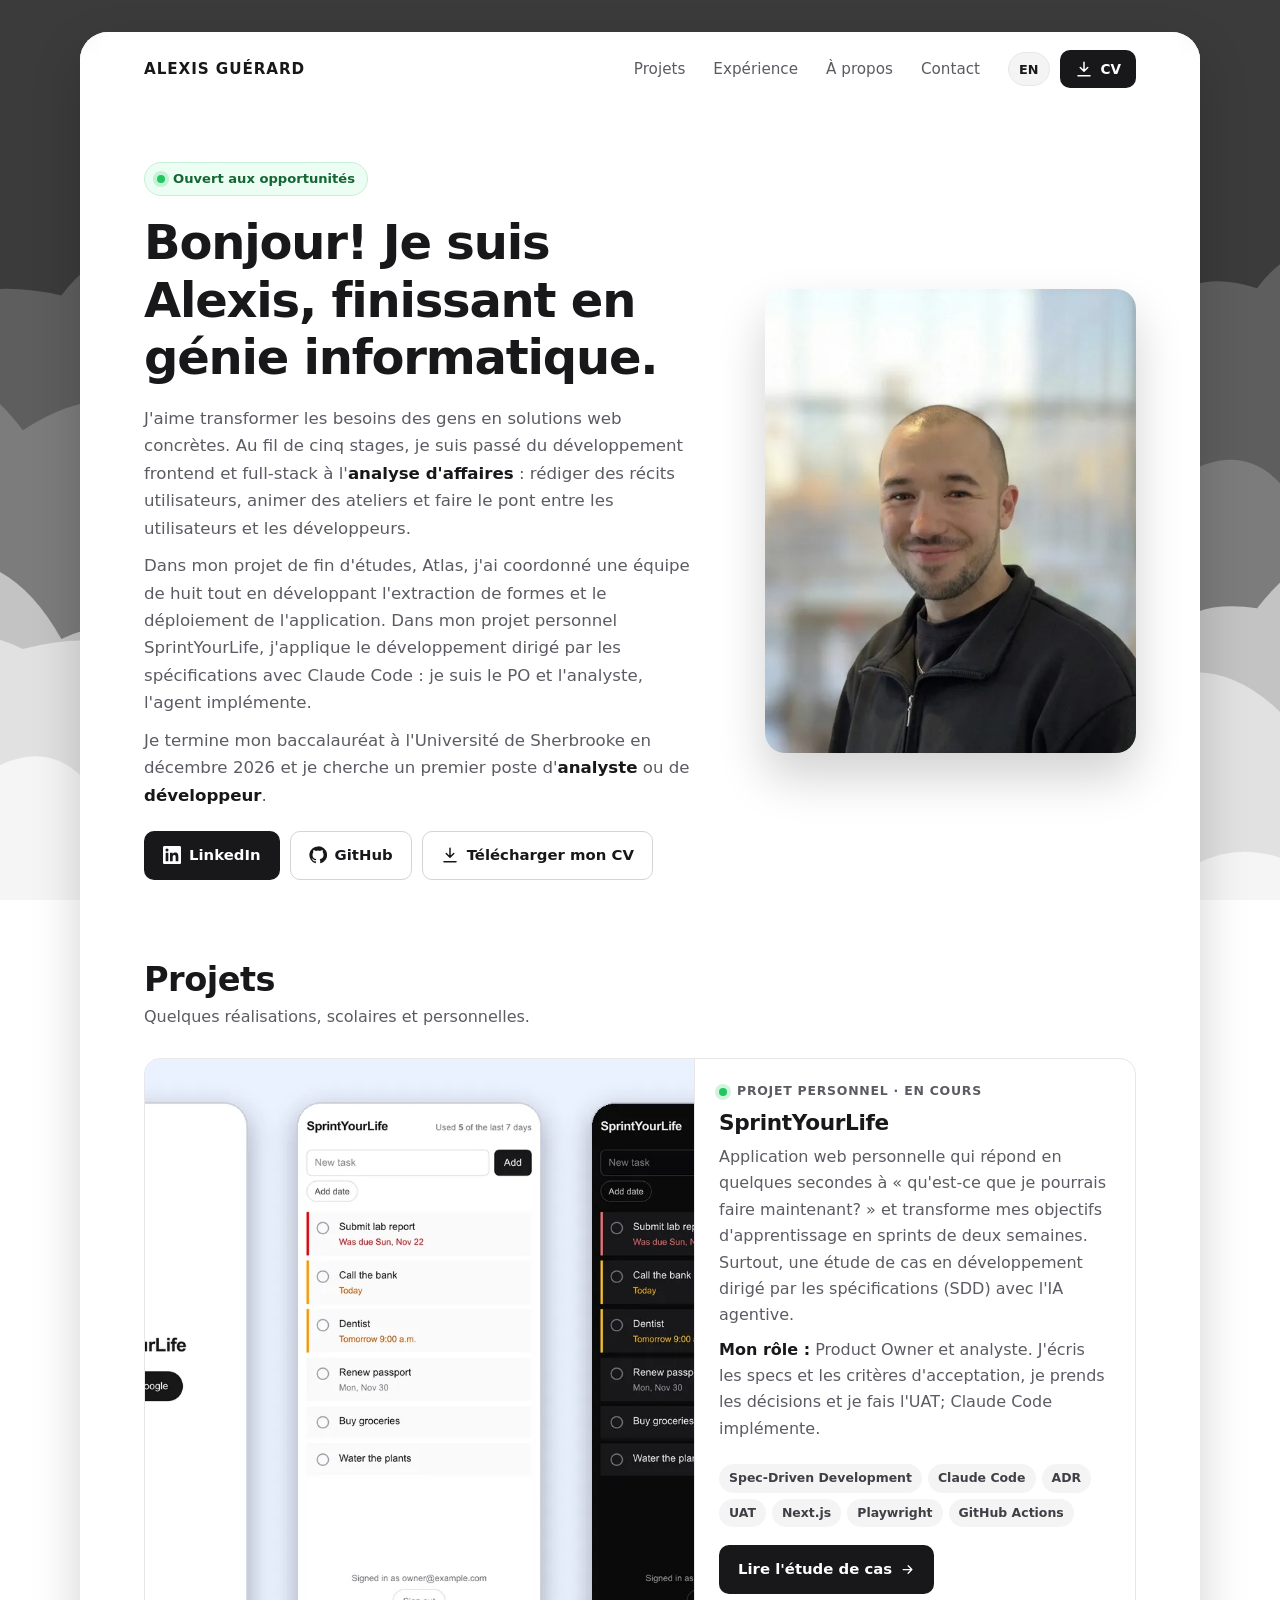
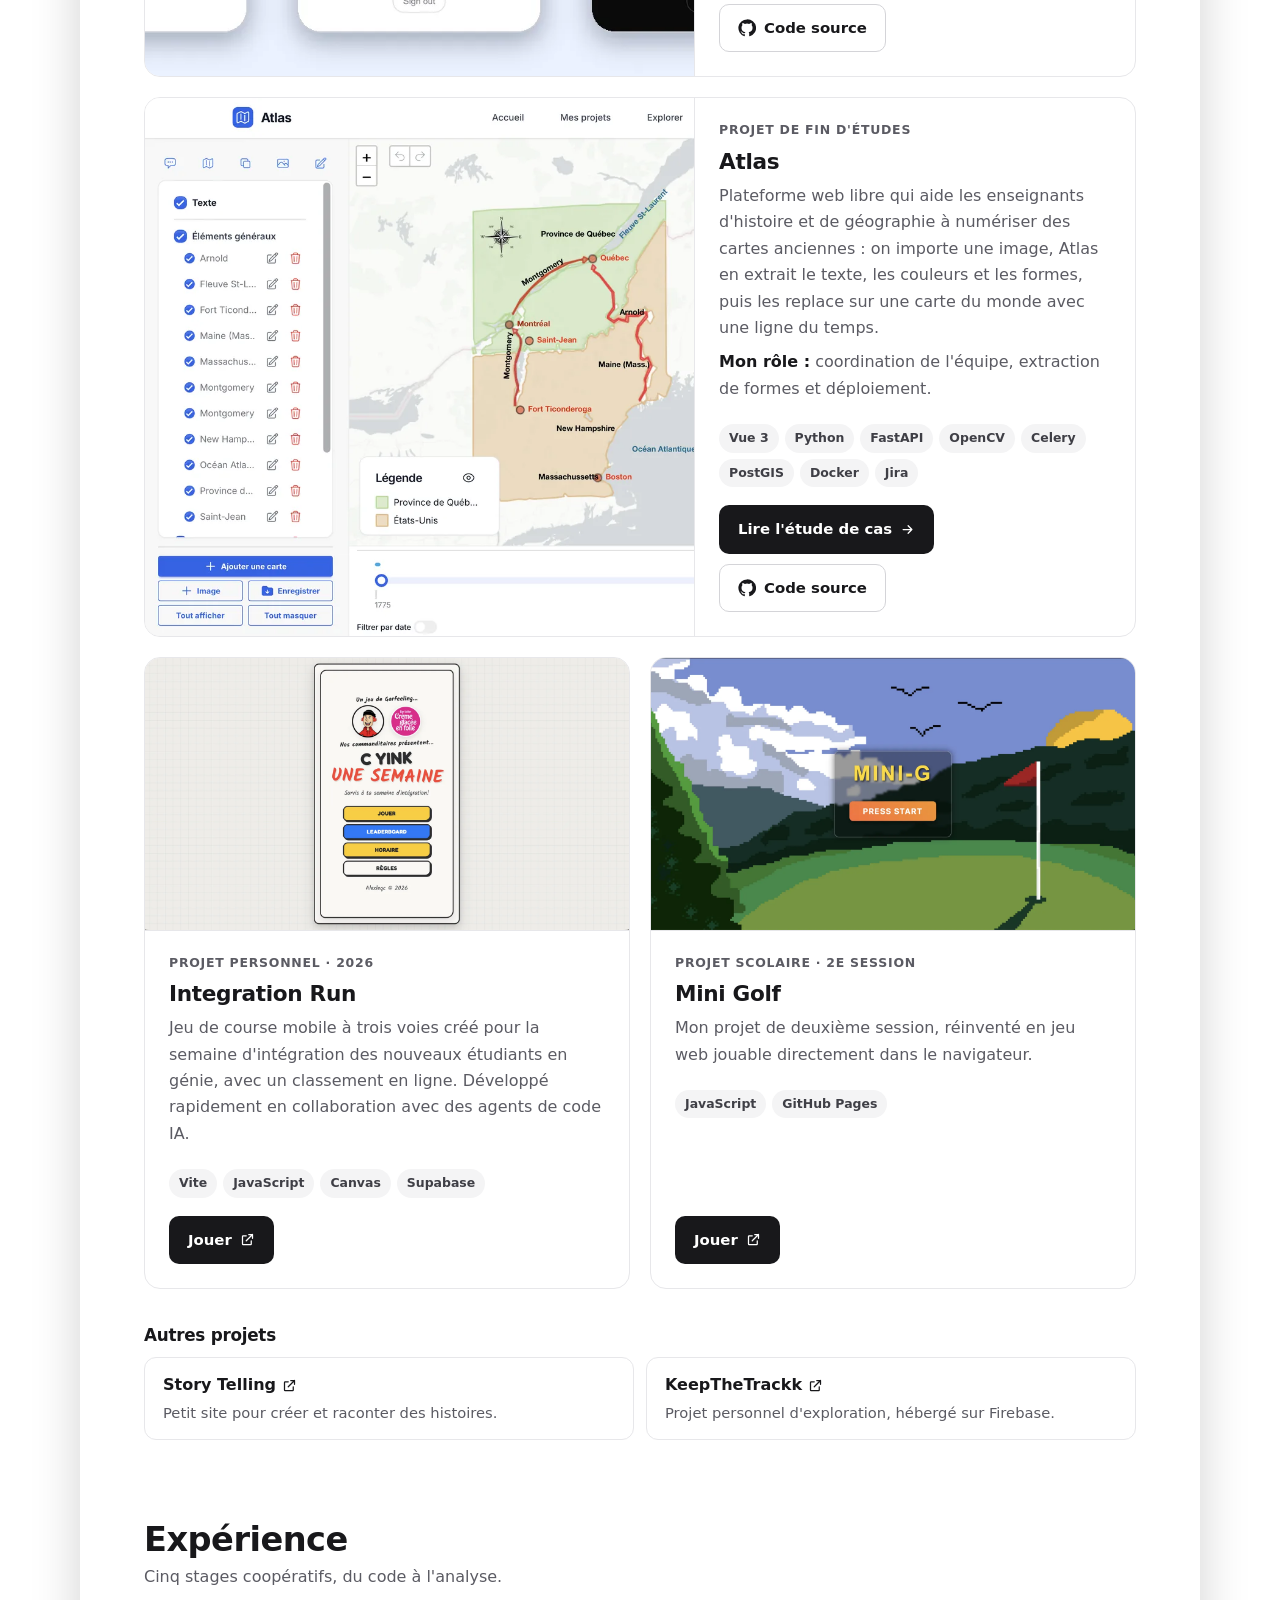
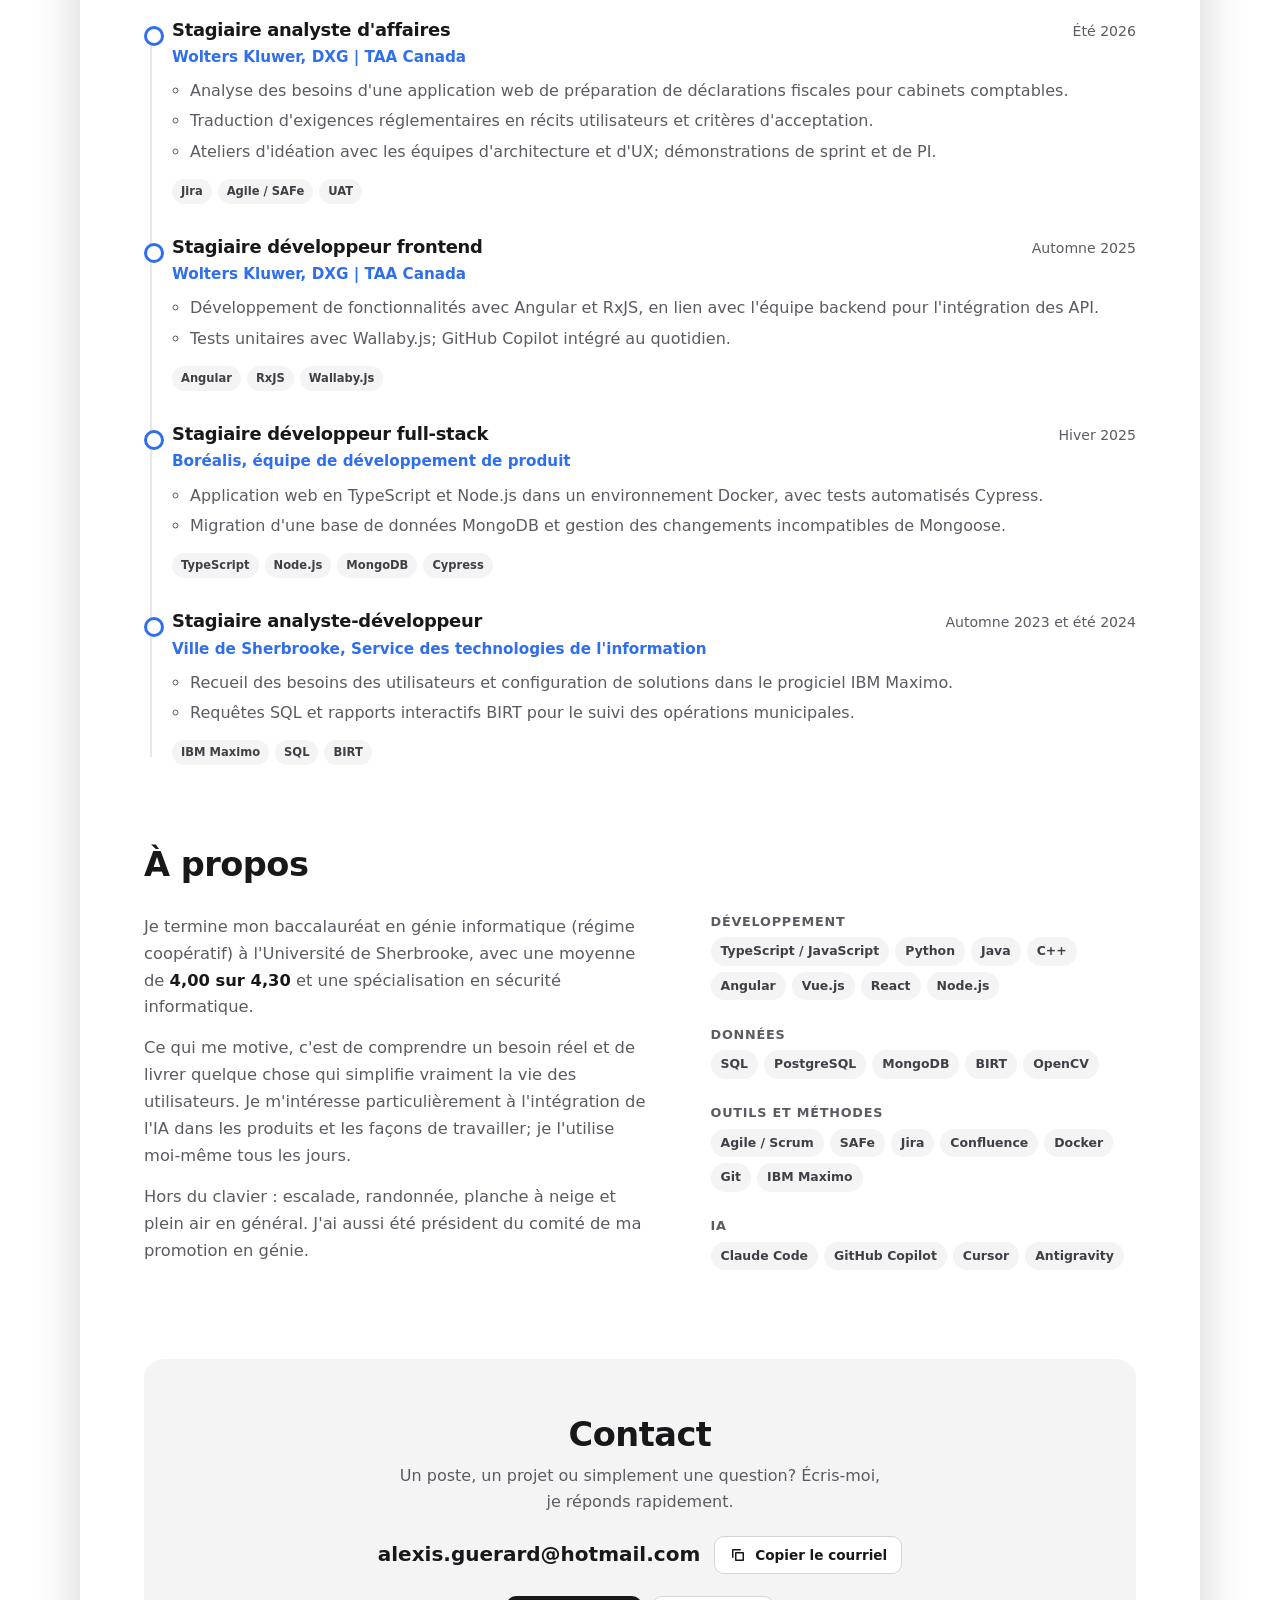
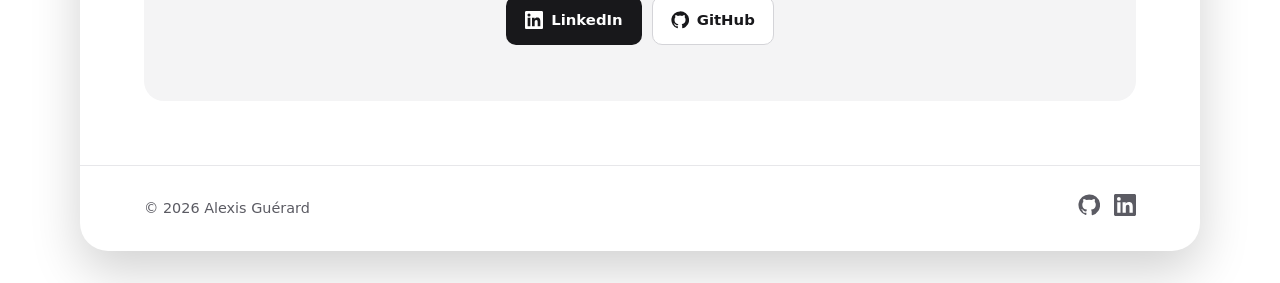
<file: index.html>
<!doctype html>
<html lang="fr">
  <head>
    <meta charset="UTF-8" />
    <meta name="viewport" content="width=device-width, initial-scale=1.0" />
    <title data-i18n="meta.title">Alexis Guérard</title>
    <meta name="description" content="Portfolio d'Alexis Guérard, finissant en génie informatique à l'Université de Sherbrooke : analyse d'affaires, développement web et coordination d'équipe." data-i18n-attr="content:meta.desc" />
    <meta property="og:type" content="website" />
    <meta property="og:title" content="Alexis Guérard" />
    <meta property="og:description" content="Portfolio d'Alexis Guérard, finissant en génie informatique à l'Université de Sherbrooke : analyse d'affaires, développement web et coordination d'équipe." />
    <meta property="og:url" content="https://alexleqc.github.io/" />
    <meta property="og:image" content="https://alexleqc.github.io/assets/images/photo.jpg" />
    <link rel="icon" type="image/svg+xml" href="assets/icons/cloud.svg" />
    <link rel="stylesheet" href="style.css?v=490c8b41" />
  </head>
  <body data-base="">
    <div class="fixed-bg" aria-hidden="true"></div>
    <div class="page">
      <header class="site-header">
        <a class="brand" href="#top">Alexis Guérard</a>
        <button class="menu-toggle" type="button" aria-expanded="false" aria-controls="site-nav" data-i18n-attr="aria-label:nav.menu" aria-label="Ouvrir le menu">
          <span></span><span></span><span></span>
        </button>
        <nav class="site-nav" id="site-nav">
          <a href="#projets" data-i18n="nav.projects">Projets</a>
          <a href="#experience" data-i18n="nav.experience">Expérience</a>
          <a href="#a-propos" data-i18n="nav.about">À propos</a>
          <a href="#contact" data-i18n="nav.contact">Contact</a>
          <div class="nav-actions">
            <button class="lang-btn" id="lang-toggle" type="button" data-i18n="lang.label" data-i18n-attr="title:lang.switchTo" title="Switch to English">EN</button>
            <a class="btn btn-dark btn-sm js-cv" href="assets/CV_AlexisGuerard_2026_FR.pdf" data-cv-fr="assets/CV_AlexisGuerard_2026_FR.pdf" data-cv-en="assets/CV_AlexisGuerard_2026_EN.pdf" target="_blank" rel="noopener"><svg class="icon" viewBox="0 0 24 24" aria-hidden="true"><path fill="none" stroke="currentColor" stroke-width="2" stroke-linecap="round" stroke-linejoin="round" d="M12 3v12m0 0-5-5m5 5 5-5M4 21h16"/></svg><span data-i18n="nav.cv">CV</span></a>
          </div>
        </nav>
      </header>
      <main id="top">
        <section class="hero">
          <div class="hero-text">
            <p class="badge"><span class="dot" aria-hidden="true"></span><span data-i18n="hero.badge">Ouvert aux opportunités</span></p>
            <h1 data-i18n="hero.title">Bonjour! Je suis Alexis, finissant en génie informatique.</h1>
            <p data-i18n-html="hero.p1">J'aime transformer les besoins des gens en solutions web concrètes. Au fil de cinq stages, je suis passé du développement frontend et full-stack à l'<strong>analyse d'affaires</strong> : rédiger des récits utilisateurs, animer des ateliers et faire le pont entre les utilisateurs et les développeurs.</p>
            <p data-i18n="hero.p2">Dans mon projet de fin d'études, Atlas, j'ai coordonné une équipe de huit tout en développant l'extraction de formes et le déploiement de l'application. Dans mon projet personnel SprintYourLife, j'applique le développement dirigé par les spécifications avec Claude Code : je suis le PO et l'analyste, l'agent implémente.</p>
            <p data-i18n-html="hero.p3">Je termine mon baccalauréat à l'Université de Sherbrooke en décembre 2026 et je cherche un premier poste d'<strong>analyste</strong> ou de <strong>développeur</strong>.</p>
            <div class="btn-row">
              <a class="btn btn-dark" href="https://www.linkedin.com/in/alexis-guerard-089224212/" target="_blank" rel="noopener"><svg class="icon" viewBox="0 0 24 24" aria-hidden="true"><path fill="currentColor" d="M20.45 20.45h-3.56v-5.57c0-1.33-.02-3.04-1.85-3.04-1.85 0-2.14 1.45-2.14 2.94v5.67H9.35V9h3.41v1.56h.05c.48-.9 1.64-1.85 3.37-1.85 3.6 0 4.27 2.37 4.27 5.46v6.28ZM5.34 7.43a2.06 2.06 0 1 1 0-4.13 2.06 2.06 0 0 1 0 4.13ZM7.12 20.45H3.56V9h3.56v11.45ZM22.22 0H1.77C.79 0 0 .77 0 1.73v20.54C0 23.23.79 24 1.77 24h20.45c.98 0 1.78-.77 1.78-1.73V1.73C24 .77 23.2 0 22.22 0Z"/></svg>LinkedIn</a>
              <a class="btn btn-outline" href="https://github.com/AlexLeQc" target="_blank" rel="noopener"><svg class="icon" viewBox="0 0 24 24" aria-hidden="true"><path fill="currentColor" d="M12 .5a11.5 11.5 0 0 0-3.64 22.41c.58.1.79-.25.79-.56v-2c-3.2.7-3.88-1.37-3.88-1.37-.52-1.33-1.28-1.69-1.28-1.69-1.05-.72.08-.7.08-.7 1.16.08 1.77 1.19 1.77 1.19 1.03 1.77 2.7 1.26 3.36.96.1-.75.4-1.26.73-1.55-2.55-.29-5.24-1.28-5.24-5.68 0-1.26.45-2.28 1.19-3.09-.12-.29-.52-1.46.11-3.05 0 0 .97-.31 3.17 1.18a11 11 0 0 1 5.77 0c2.2-1.49 3.17-1.18 3.17-1.18.63 1.59.23 2.76.11 3.05.74.81 1.19 1.83 1.19 3.09 0 4.41-2.69 5.38-5.26 5.67.41.36.78 1.06.78 2.14v3.17c0 .31.21.67.8.56A11.5 11.5 0 0 0 12 .5Z"/></svg>GitHub</a>
              <a class="btn btn-outline js-cv" href="assets/CV_AlexisGuerard_2026_FR.pdf" data-cv-fr="assets/CV_AlexisGuerard_2026_FR.pdf" data-cv-en="assets/CV_AlexisGuerard_2026_EN.pdf" target="_blank" rel="noopener"><svg class="icon" viewBox="0 0 24 24" aria-hidden="true"><path fill="none" stroke="currentColor" stroke-width="2" stroke-linecap="round" stroke-linejoin="round" d="M12 3v12m0 0-5-5m5 5 5-5M4 21h16"/></svg><span data-i18n="hero.cv">Télécharger mon CV</span></a>
            </div>
          </div>
          <div class="hero-photo">
            <img src="assets/images/photo.webp" width="600" height="600" alt="Photo d'Alexis Guérard" data-i18n-attr="alt:hero.photoAlt" />
          </div>
        </section>

        <section class="section" id="projets">
          <div class="section-head">
            <h2 data-i18n="projects.title">Projets</h2>
            <p data-i18n="projects.subtitle">Quelques réalisations, scolaires et personnelles.</p>
          </div>

          <article class="card card-feature">
            <a class="card-media card-media-center" href="projets/sprintyourlife.html">
              <img src="assets/projects/sprintyourlife.webp" width="1600" height="884" loading="lazy" alt="SprintYourLife sur téléphone : la page de connexion et la liste de tâches en mode clair et sombre" data-i18n-attr="alt:projects.syl.imgAlt" />
            </a>
            <div class="card-body">
              <p class="eyebrow eyebrow-live"><span class="dot" aria-hidden="true"></span><span data-i18n="projects.syl.tag">Projet personnel · En cours</span></p>
              <h3>SprintYourLife</h3>
              <p data-i18n="projects.syl.desc">Application web personnelle qui répond en quelques secondes à « qu'est-ce que je pourrais faire maintenant? » et transforme mes objectifs d'apprentissage en sprints de deux semaines. Surtout, une étude de cas en développement dirigé par les spécifications (SDD) avec l'IA agentive.</p>
              <p data-i18n-html="projects.syl.role"><strong>Mon rôle :</strong> Product Owner et analyste. J'écris les specs et les critères d'acceptation, je prends les décisions et je fais l'UAT; Claude Code implémente.</p>
              <ul class="tags"><li>Spec-Driven Development</li><li>Claude Code</li><li>ADR</li><li>UAT</li><li>Next.js</li><li>Playwright</li><li>GitHub Actions</li></ul>
              <div class="btn-row">
                <a class="btn btn-dark" href="projets/sprintyourlife.html"><span data-i18n="projects.case">Lire l'étude de cas</span><svg class="icon icon-sm" viewBox="0 0 24 24" aria-hidden="true"><path fill="none" stroke="currentColor" stroke-width="2" stroke-linecap="round" stroke-linejoin="round" d="M5 12h14m-6-6 6 6-6 6"/></svg></a>
                <a class="btn btn-outline" href="https://github.com/AlexLeQc/SprintYourLife" target="_blank" rel="noopener"><svg class="icon" viewBox="0 0 24 24" aria-hidden="true"><path fill="currentColor" d="M12 .5a11.5 11.5 0 0 0-3.64 22.41c.58.1.79-.25.79-.56v-2c-3.2.7-3.88-1.37-3.88-1.37-.52-1.33-1.28-1.69-1.28-1.69-1.05-.72.08-.7.08-.7 1.16.08 1.77 1.19 1.77 1.19 1.03 1.77 2.7 1.26 3.36.96.1-.75.4-1.26.73-1.55-2.55-.29-5.24-1.28-5.24-5.68 0-1.26.45-2.28 1.19-3.09-.12-.29-.52-1.46.11-3.05 0 0 .97-.31 3.17 1.18a11 11 0 0 1 5.77 0c2.2-1.49 3.17-1.18 3.17-1.18.63 1.59.23 2.76.11 3.05.74.81 1.19 1.83 1.19 3.09 0 4.41-2.69 5.38-5.26 5.67.41.36.78 1.06.78 2.14v3.17c0 .31.21.67.8.56A11.5 11.5 0 0 0 12 .5Z"/></svg><span data-i18n="projects.code">Code source</span></a>
              </div>
            </div>
          </article>

          <article class="card card-feature">
            <a class="card-media" href="projets/atlas.html">
              <img src="assets/projects/atlas-invasion.webp" width="1600" height="884" loading="lazy" alt="Interface d'Atlas : une carte de 1775 numérisée à côté de l'originale" data-i18n-attr="alt:projects.atlas.imgAlt" />
            </a>
            <div class="card-body">
              <p class="eyebrow" data-i18n="projects.atlas.tag">Projet de fin d'études</p>
              <h3>Atlas</h3>
              <p data-i18n="projects.atlas.desc">Plateforme web libre qui aide les enseignants d'histoire et de géographie à numériser des cartes anciennes : on importe une image, Atlas en extrait le texte, les couleurs et les formes, puis les replace sur une carte du monde avec une ligne du temps.</p>
              <p data-i18n-html="projects.atlas.role"><strong>Mon rôle :</strong> coordination de l'équipe, extraction de formes et déploiement.</p>
              <ul class="tags"><li>Vue 3</li><li>Python</li><li>FastAPI</li><li>OpenCV</li><li>Celery</li><li>PostGIS</li><li>Docker</li><li>Jira</li></ul>
              <div class="btn-row">
                <a class="btn btn-dark" href="projets/atlas.html"><span data-i18n="projects.case">Lire l'étude de cas</span><svg class="icon icon-sm" viewBox="0 0 24 24" aria-hidden="true"><path fill="none" stroke="currentColor" stroke-width="2" stroke-linecap="round" stroke-linejoin="round" d="M5 12h14m-6-6 6 6-6 6"/></svg></a>
                <a class="btn btn-outline" href="https://github.com/AtlasPMC68/Atlas" target="_blank" rel="noopener"><svg class="icon" viewBox="0 0 24 24" aria-hidden="true"><path fill="currentColor" d="M12 .5a11.5 11.5 0 0 0-3.64 22.41c.58.1.79-.25.79-.56v-2c-3.2.7-3.88-1.37-3.88-1.37-.52-1.33-1.28-1.69-1.28-1.69-1.05-.72.08-.7.08-.7 1.16.08 1.77 1.19 1.77 1.19 1.03 1.77 2.7 1.26 3.36.96.1-.75.4-1.26.73-1.55-2.55-.29-5.24-1.28-5.24-5.68 0-1.26.45-2.28 1.19-3.09-.12-.29-.52-1.46.11-3.05 0 0 .97-.31 3.17 1.18a11 11 0 0 1 5.77 0c2.2-1.49 3.17-1.18 3.17-1.18.63 1.59.23 2.76.11 3.05.74.81 1.19 1.83 1.19 3.09 0 4.41-2.69 5.38-5.26 5.67.41.36.78 1.06.78 2.14v3.17c0 .31.21.67.8.56A11.5 11.5 0 0 0 12 .5Z"/></svg><span data-i18n="projects.code">Code source</span></a>
              </div>
            </div>
          </article>

          <div class="card-grid">
            <article class="card">
              <a class="card-media" href="https://integration-run.vercel.app" target="_blank" rel="noopener">
                <img src="assets/projects/integration-run.webp" width="1600" height="884" loading="lazy" alt="Écran d'accueil du jeu Integration Run" data-i18n-attr="alt:projects.ir.imgAlt" />
              </a>
              <div class="card-body">
                <p class="eyebrow" data-i18n="projects.ir.tag">Projet personnel · 2026</p>
                <h3>Integration Run</h3>
                <p data-i18n="projects.ir.desc">Jeu de course mobile à trois voies créé pour la semaine d'intégration des nouveaux étudiants en génie, avec un classement en ligne. Développé rapidement en collaboration avec des agents de code IA.</p>
                <ul class="tags"><li>Vite</li><li>JavaScript</li><li>Canvas</li><li>Supabase</li></ul>
                <div class="btn-row">
                  <a class="btn btn-dark" href="https://integration-run.vercel.app" target="_blank" rel="noopener"><span data-i18n="projects.play">Jouer</span><svg class="icon icon-sm" viewBox="0 0 24 24" aria-hidden="true"><path fill="none" stroke="currentColor" stroke-width="2" stroke-linecap="round" stroke-linejoin="round" d="M14 4h6v6m0-6L10 14M18 14v5a1 1 0 0 1-1 1H5a1 1 0 0 1-1-1V7a1 1 0 0 1 1-1h5"/></svg></a>
                </div>
              </div>
            </article>

            <article class="card">
              <a class="card-media" href="https://alexleqc.github.io/mini_g_web/" target="_blank" rel="noopener">
                <img src="assets/projects/mini-golf.webp" width="1600" height="884" loading="lazy" alt="Écran d'accueil du jeu Mini-G" data-i18n-attr="alt:projects.mg.imgAlt" />
              </a>
              <div class="card-body">
                <p class="eyebrow" data-i18n="projects.mg.tag">Projet scolaire · 2e session</p>
                <h3>Mini Golf</h3>
                <p data-i18n="projects.mg.desc">Mon projet de deuxième session, réinventé en jeu web jouable directement dans le navigateur.</p>
                <ul class="tags"><li>JavaScript</li><li>GitHub Pages</li></ul>
                <div class="btn-row">
                  <a class="btn btn-dark" href="https://alexleqc.github.io/mini_g_web/" target="_blank" rel="noopener"><span data-i18n="projects.play">Jouer</span><svg class="icon icon-sm" viewBox="0 0 24 24" aria-hidden="true"><path fill="none" stroke="currentColor" stroke-width="2" stroke-linecap="round" stroke-linejoin="round" d="M14 4h6v6m0-6L10 14M18 14v5a1 1 0 0 1-1 1H5a1 1 0 0 1-1-1V7a1 1 0 0 1 1-1h5"/></svg></a>
                </div>
              </div>
            </article>
          </div>

          <h3 class="subhead" data-i18n="projects.others">Autres projets</h3>
          <ul class="mini-list">
            <li>
              <a href="https://story-telling-nine.vercel.app/" target="_blank" rel="noopener">
                <span class="mini-title">Story Telling <svg class="icon icon-sm" viewBox="0 0 24 24" aria-hidden="true"><path fill="none" stroke="currentColor" stroke-width="2" stroke-linecap="round" stroke-linejoin="round" d="M14 4h6v6m0-6L10 14M18 14v5a1 1 0 0 1-1 1H5a1 1 0 0 1-1-1V7a1 1 0 0 1 1-1h5"/></svg></span>
                <span class="mini-desc" data-i18n="projects.story.desc">Petit site pour créer et raconter des histoires.</span>
              </a>
            </li>
            <li>
              <a href="https://keepthetrackk.web.app/" target="_blank" rel="noopener">
                <span class="mini-title">KeepTheTrackk <svg class="icon icon-sm" viewBox="0 0 24 24" aria-hidden="true"><path fill="none" stroke="currentColor" stroke-width="2" stroke-linecap="round" stroke-linejoin="round" d="M14 4h6v6m0-6L10 14M18 14v5a1 1 0 0 1-1 1H5a1 1 0 0 1-1-1V7a1 1 0 0 1 1-1h5"/></svg></span>
                <span class="mini-desc" data-i18n="projects.keep.desc">Projet personnel d'exploration, hébergé sur Firebase.</span>
              </a>
            </li>
          </ul>
        </section>

        <section class="section" id="experience">
          <div class="section-head">
            <h2 data-i18n="exp.title">Expérience</h2>
            <p data-i18n="exp.subtitle">Cinq stages coopératifs, du code à l'analyse.</p>
          </div>
          <ol class="timeline">
            <li class="exp-item">
              <div class="exp-head">
                <h3 data-i18n="exp.ba.role">Stagiaire analyste d'affaires</h3>
                <span class="exp-date" data-i18n="exp.ba.date">Été 2026</span>
              </div>
              <p class="exp-company">Wolters Kluwer, DXG | TAA Canada</p>
              <ul class="exp-desc" data-i18n-html="exp.ba.desc"><li>Analyse des besoins d'une application web de préparation de déclarations fiscales pour cabinets comptables.</li><li>Traduction d'exigences réglementaires en récits utilisateurs et critères d'acceptation.</li><li>Ateliers d'idéation avec les équipes d'architecture et d'UX; démonstrations de sprint et de PI.</li></ul>
              <ul class="tags tags-sm"><li>Jira</li><li>Agile / SAFe</li><li>UAT</li></ul>
            </li>
            <li class="exp-item">
              <div class="exp-head">
                <h3 data-i18n="exp.fe.role">Stagiaire développeur frontend</h3>
                <span class="exp-date" data-i18n="exp.fe.date">Automne 2025</span>
              </div>
              <p class="exp-company">Wolters Kluwer, DXG | TAA Canada</p>
              <ul class="exp-desc" data-i18n-html="exp.fe.desc"><li>Développement de fonctionnalités avec Angular et RxJS, en lien avec l'équipe backend pour l'intégration des API.</li><li>Tests unitaires avec Wallaby.js; GitHub Copilot intégré au quotidien.</li></ul>
              <ul class="tags tags-sm"><li>Angular</li><li>RxJS</li><li>Wallaby.js</li></ul>
            </li>
            <li class="exp-item">
              <div class="exp-head">
                <h3 data-i18n="exp.bo.role">Stagiaire développeur full-stack</h3>
                <span class="exp-date" data-i18n="exp.bo.date">Hiver 2025</span>
              </div>
              <p class="exp-company"><span data-i18n="exp.bo.company">Boréalis, équipe de développement de produit</span></p>
              <ul class="exp-desc" data-i18n-html="exp.bo.desc"><li>Application web en TypeScript et Node.js dans un environnement Docker, avec tests automatisés Cypress.</li><li>Migration d'une base de données MongoDB et gestion des changements incompatibles de Mongoose.</li></ul>
              <ul class="tags tags-sm"><li>TypeScript</li><li>Node.js</li><li>MongoDB</li><li>Cypress</li></ul>
            </li>
            <li class="exp-item">
              <div class="exp-head">
                <h3 data-i18n="exp.vs.role">Stagiaire analyste-développeur</h3>
                <span class="exp-date" data-i18n="exp.vs.date">Automne 2023 et été 2024</span>
              </div>
              <p class="exp-company"><span data-i18n="exp.vs.company">Ville de Sherbrooke, Service des technologies de l'information</span></p>
              <ul class="exp-desc" data-i18n-html="exp.vs.desc"><li>Recueil des besoins des utilisateurs et configuration de solutions dans le progiciel IBM Maximo.</li><li>Requêtes SQL et rapports interactifs BIRT pour le suivi des opérations municipales.</li></ul>
              <ul class="tags tags-sm"><li>IBM Maximo</li><li>SQL</li><li>BIRT</li></ul>
            </li>
          </ol>
        </section>

        <section class="section" id="a-propos">
          <div class="section-head">
            <h2 data-i18n="about.title">À propos</h2>
          </div>
          <div class="about-grid">
            <div class="about-text">
              <p data-i18n-html="about.p1">Je termine mon baccalauréat en génie informatique (régime coopératif) à l'Université de Sherbrooke, avec une moyenne de <strong>4,00 sur 4,30</strong> et une spécialisation en sécurité informatique.</p>
              <p data-i18n="about.p2">Ce qui me motive, c'est de comprendre un besoin réel et de livrer quelque chose qui simplifie vraiment la vie des utilisateurs. Je m'intéresse particulièrement à l'intégration de l'IA dans les produits et les façons de travailler; je l'utilise moi-même tous les jours.</p>
              <p data-i18n="about.p3">Hors du clavier : escalade, randonnée, planche à neige et plein air en général. J'ai aussi été président du comité de ma promotion en génie.</p>
            </div>
            <div class="skills">
              <div><h3 data-i18n="about.skills.dev">Développement</h3><ul class="tags"><li>TypeScript / JavaScript</li><li>Python</li><li>Java</li><li>C++</li><li>Angular</li><li>Vue.js</li><li>React</li><li>Node.js</li></ul></div>
              <div><h3 data-i18n="about.skills.data">Données</h3><ul class="tags"><li>SQL</li><li>PostgreSQL</li><li>MongoDB</li><li>BIRT</li><li>OpenCV</li></ul></div>
              <div><h3 data-i18n="about.skills.methods">Outils et méthodes</h3><ul class="tags"><li>Agile / Scrum</li><li>SAFe</li><li>Jira</li><li>Confluence</li><li>Docker</li><li>Git</li><li>IBM Maximo</li></ul></div>
              <div><h3 data-i18n="about.skills.ai">IA</h3><ul class="tags"><li>Claude Code</li><li>GitHub Copilot</li><li>Cursor</li><li>Antigravity</li></ul></div>
            </div>
          </div>
        </section>

        <section class="section contact" id="contact">
          <h2 data-i18n="contact.title">Contact</h2>
          <p data-i18n="contact.text">Un poste, un projet ou simplement une question? Écris-moi, je réponds rapidement.</p>
          <div class="contact-email">
            <a class="email-link" href="mailto:alexis.guerard@hotmail.com">alexis.guerard@hotmail.com</a>
            <button class="btn btn-outline btn-sm" type="button" id="copy-email" data-email="alexis.guerard@hotmail.com"><svg class="icon" viewBox="0 0 24 24" aria-hidden="true"><path fill="none" stroke="currentColor" stroke-width="2" stroke-linecap="round" stroke-linejoin="round" d="M9 9h10v10H9zM5 15V5h10"/></svg><span data-i18n="contact.copy">Copier le courriel</span></button>
          </div>
          <div class="btn-row btn-row-center">
            <a class="btn btn-dark" href="https://www.linkedin.com/in/alexis-guerard-089224212/" target="_blank" rel="noopener"><svg class="icon" viewBox="0 0 24 24" aria-hidden="true"><path fill="currentColor" d="M20.45 20.45h-3.56v-5.57c0-1.33-.02-3.04-1.85-3.04-1.85 0-2.14 1.45-2.14 2.94v5.67H9.35V9h3.41v1.56h.05c.48-.9 1.64-1.85 3.37-1.85 3.6 0 4.27 2.37 4.27 5.46v6.28ZM5.34 7.43a2.06 2.06 0 1 1 0-4.13 2.06 2.06 0 0 1 0 4.13ZM7.12 20.45H3.56V9h3.56v11.45ZM22.22 0H1.77C.79 0 0 .77 0 1.73v20.54C0 23.23.79 24 1.77 24h20.45c.98 0 1.78-.77 1.78-1.73V1.73C24 .77 23.2 0 22.22 0Z"/></svg>LinkedIn</a>
            <a class="btn btn-outline" href="https://github.com/AlexLeQc" target="_blank" rel="noopener"><svg class="icon" viewBox="0 0 24 24" aria-hidden="true"><path fill="currentColor" d="M12 .5a11.5 11.5 0 0 0-3.64 22.41c.58.1.79-.25.79-.56v-2c-3.2.7-3.88-1.37-3.88-1.37-.52-1.33-1.28-1.69-1.28-1.69-1.05-.72.08-.7.08-.7 1.16.08 1.77 1.19 1.77 1.19 1.03 1.77 2.7 1.26 3.36.96.1-.75.4-1.26.73-1.55-2.55-.29-5.24-1.28-5.24-5.68 0-1.26.45-2.28 1.19-3.09-.12-.29-.52-1.46.11-3.05 0 0 .97-.31 3.17 1.18a11 11 0 0 1 5.77 0c2.2-1.49 3.17-1.18 3.17-1.18.63 1.59.23 2.76.11 3.05.74.81 1.19 1.83 1.19 3.09 0 4.41-2.69 5.38-5.26 5.67.41.36.78 1.06.78 2.14v3.17c0 .31.21.67.8.56A11.5 11.5 0 0 0 12 .5Z"/></svg>GitHub</a>
          </div>
        </section>
      </main>
      <footer class="site-footer">
        <p data-i18n="footer.text">© 2026 Alexis Guérard</p>
        <div class="footer-links">
          <a href="https://github.com/AlexLeQc" target="_blank" rel="noopener" aria-label="GitHub"><svg class="icon" viewBox="0 0 24 24" aria-hidden="true"><path fill="currentColor" d="M12 .5a11.5 11.5 0 0 0-3.64 22.41c.58.1.79-.25.79-.56v-2c-3.2.7-3.88-1.37-3.88-1.37-.52-1.33-1.28-1.69-1.28-1.69-1.05-.72.08-.7.08-.7 1.16.08 1.77 1.19 1.77 1.19 1.03 1.77 2.7 1.26 3.36.96.1-.75.4-1.26.73-1.55-2.55-.29-5.24-1.28-5.24-5.68 0-1.26.45-2.28 1.19-3.09-.12-.29-.52-1.46.11-3.05 0 0 .97-.31 3.17 1.18a11 11 0 0 1 5.77 0c2.2-1.49 3.17-1.18 3.17-1.18.63 1.59.23 2.76.11 3.05.74.81 1.19 1.83 1.19 3.09 0 4.41-2.69 5.38-5.26 5.67.41.36.78 1.06.78 2.14v3.17c0 .31.21.67.8.56A11.5 11.5 0 0 0 12 .5Z"/></svg></a>
          <a href="https://www.linkedin.com/in/alexis-guerard-089224212/" target="_blank" rel="noopener" aria-label="LinkedIn"><svg class="icon" viewBox="0 0 24 24" aria-hidden="true"><path fill="currentColor" d="M20.45 20.45h-3.56v-5.57c0-1.33-.02-3.04-1.85-3.04-1.85 0-2.14 1.45-2.14 2.94v5.67H9.35V9h3.41v1.56h.05c.48-.9 1.64-1.85 3.37-1.85 3.6 0 4.27 2.37 4.27 5.46v6.28ZM5.34 7.43a2.06 2.06 0 1 1 0-4.13 2.06 2.06 0 0 1 0 4.13ZM7.12 20.45H3.56V9h3.56v11.45ZM22.22 0H1.77C.79 0 0 .77 0 1.73v20.54C0 23.23.79 24 1.77 24h20.45c.98 0 1.78-.77 1.78-1.73V1.73C24 .77 23.2 0 22.22 0Z"/></svg></a>
        </div>
      </footer>
    </div>
    <div id="copy-toast" class="toast" role="status" aria-live="polite" data-i18n="toast.copied">Courriel copié!</div>
    <script src="js/i18n.js?v=490c8b41"></script>
    <script src="js/main.js?v=490c8b41"></script>
  </body>
</html>
</file>
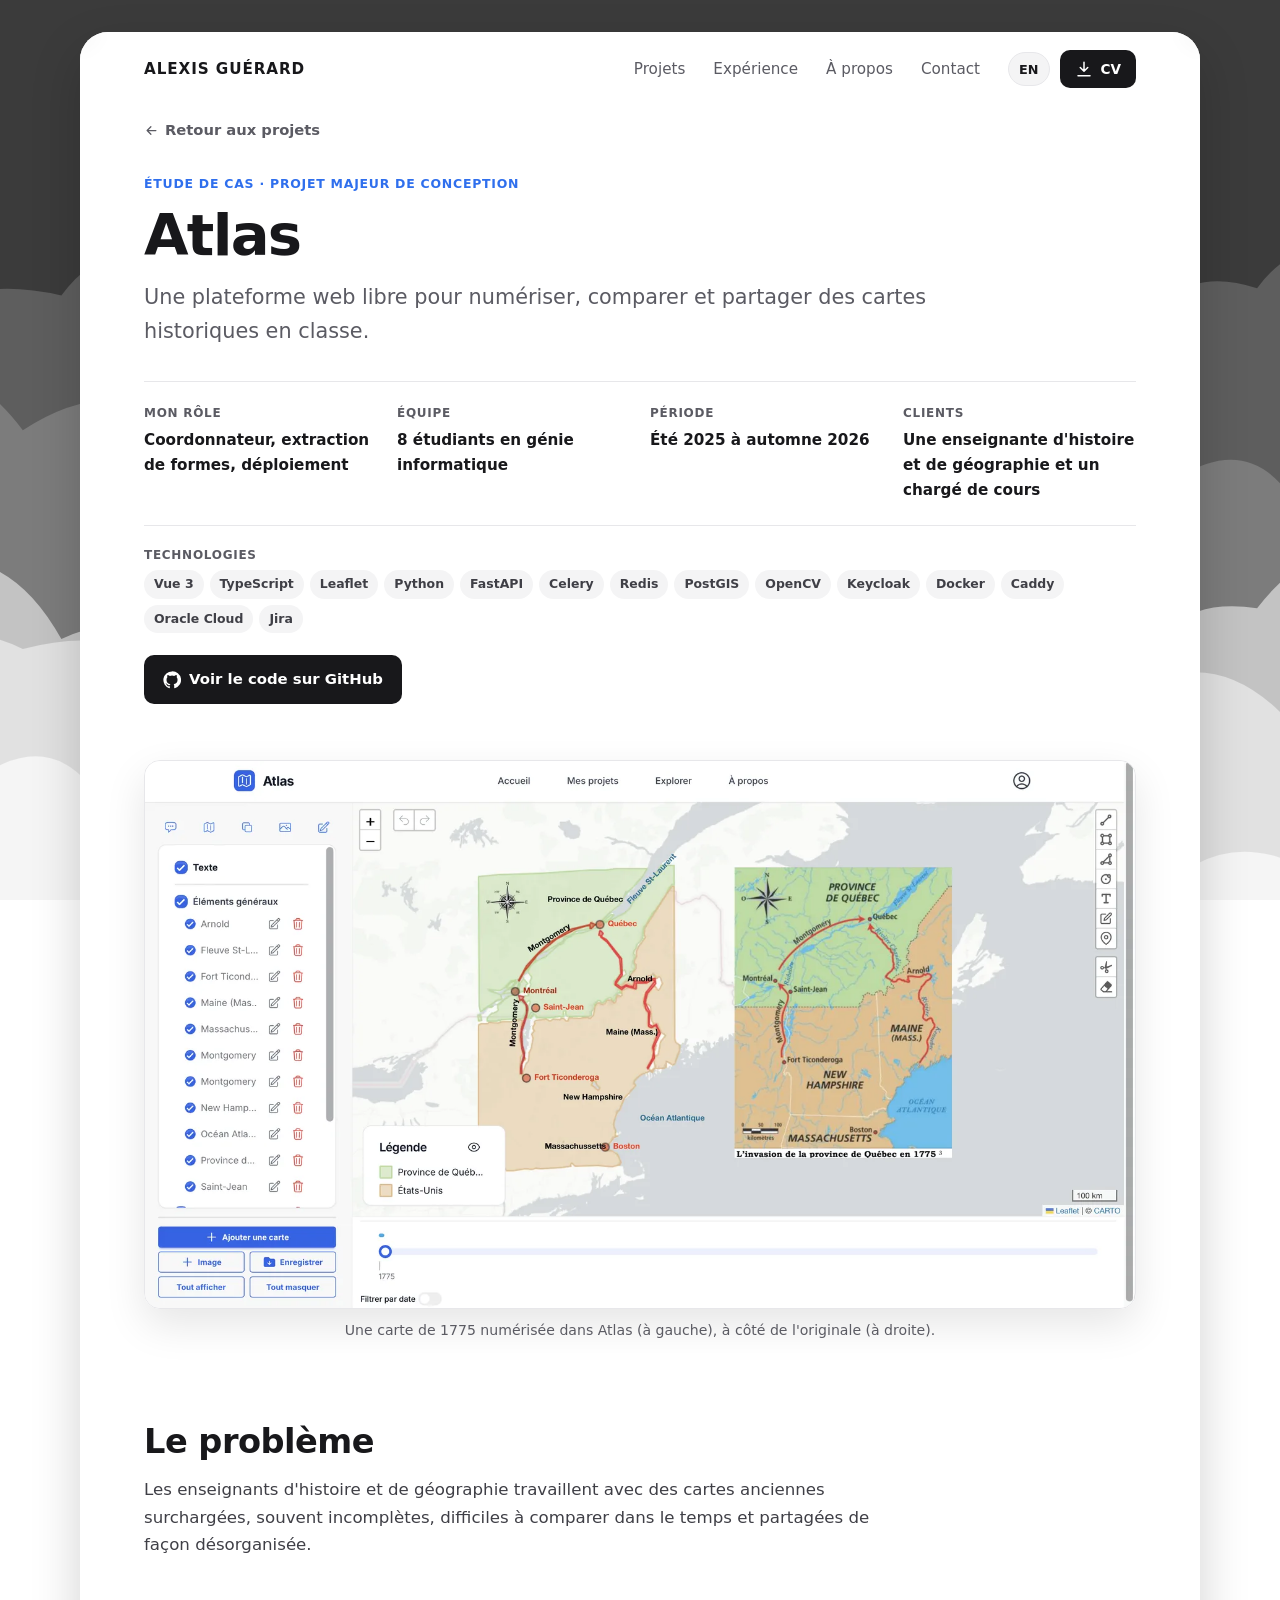
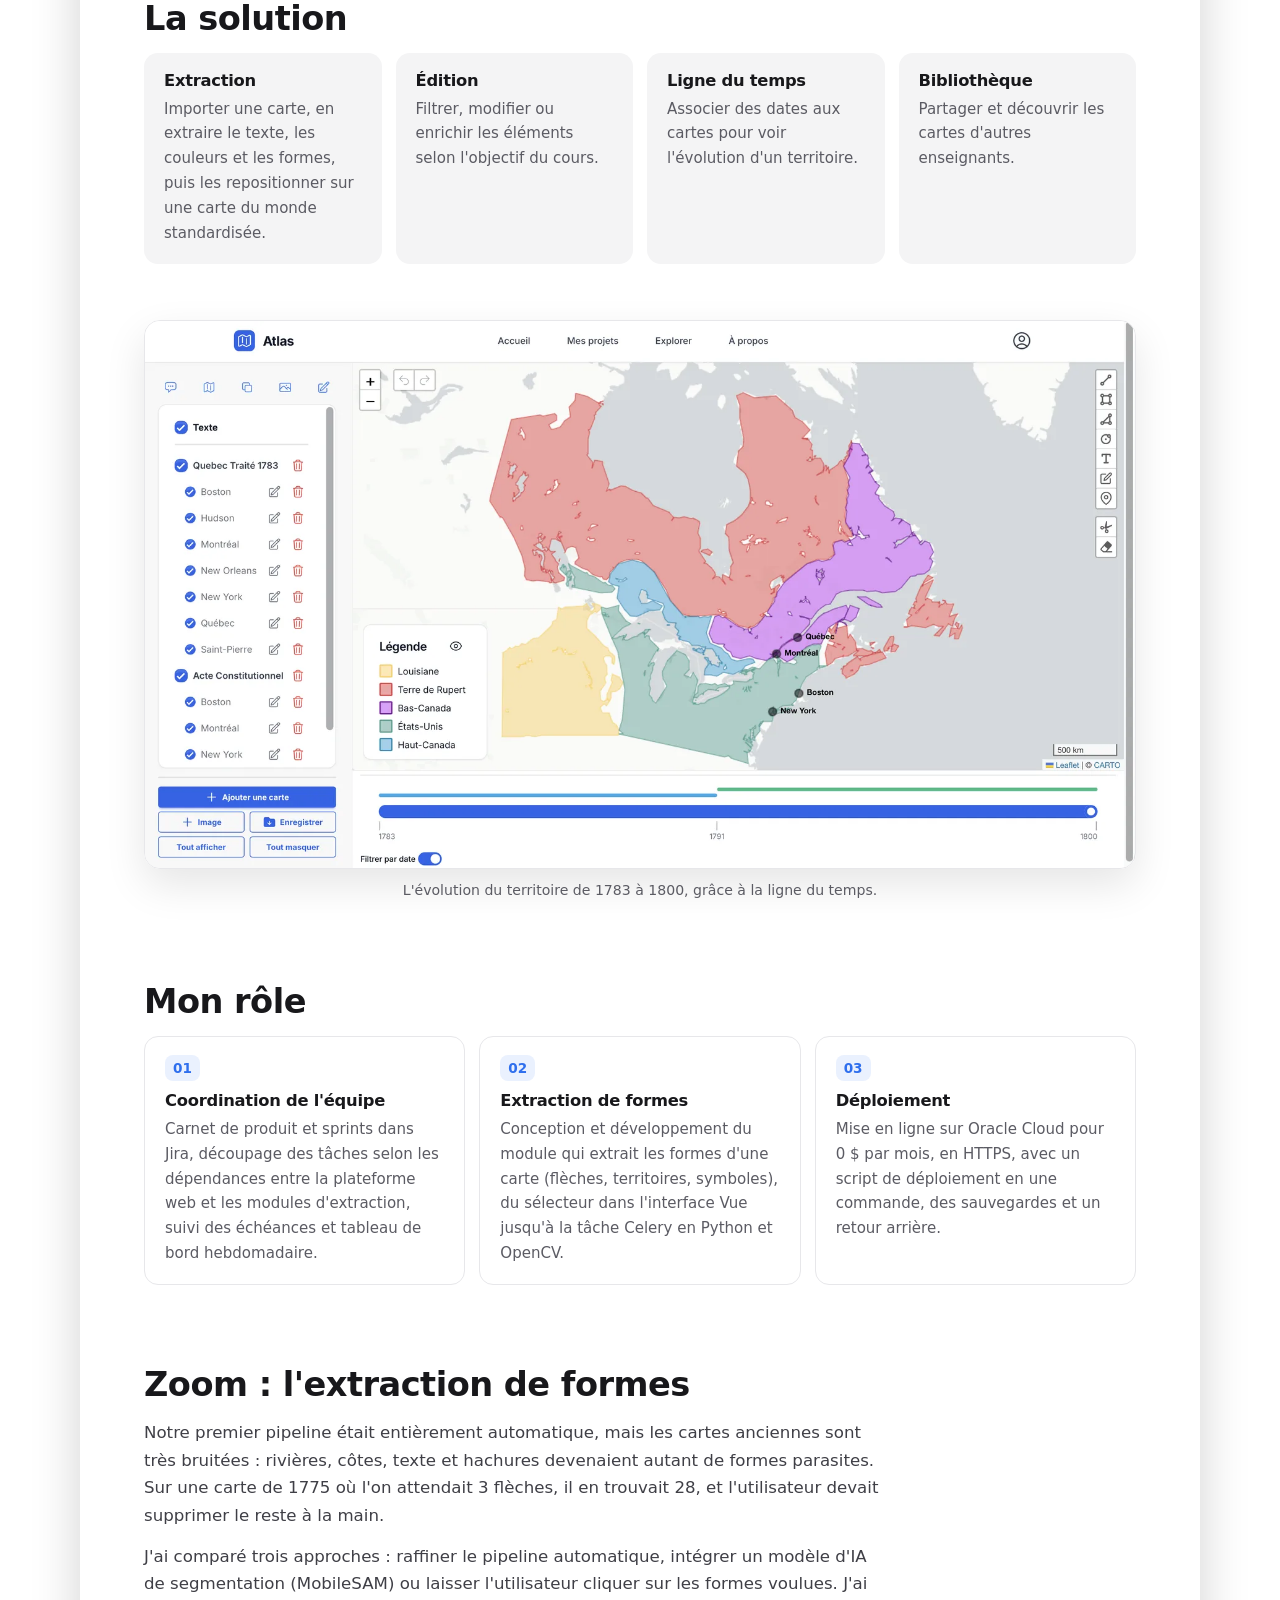
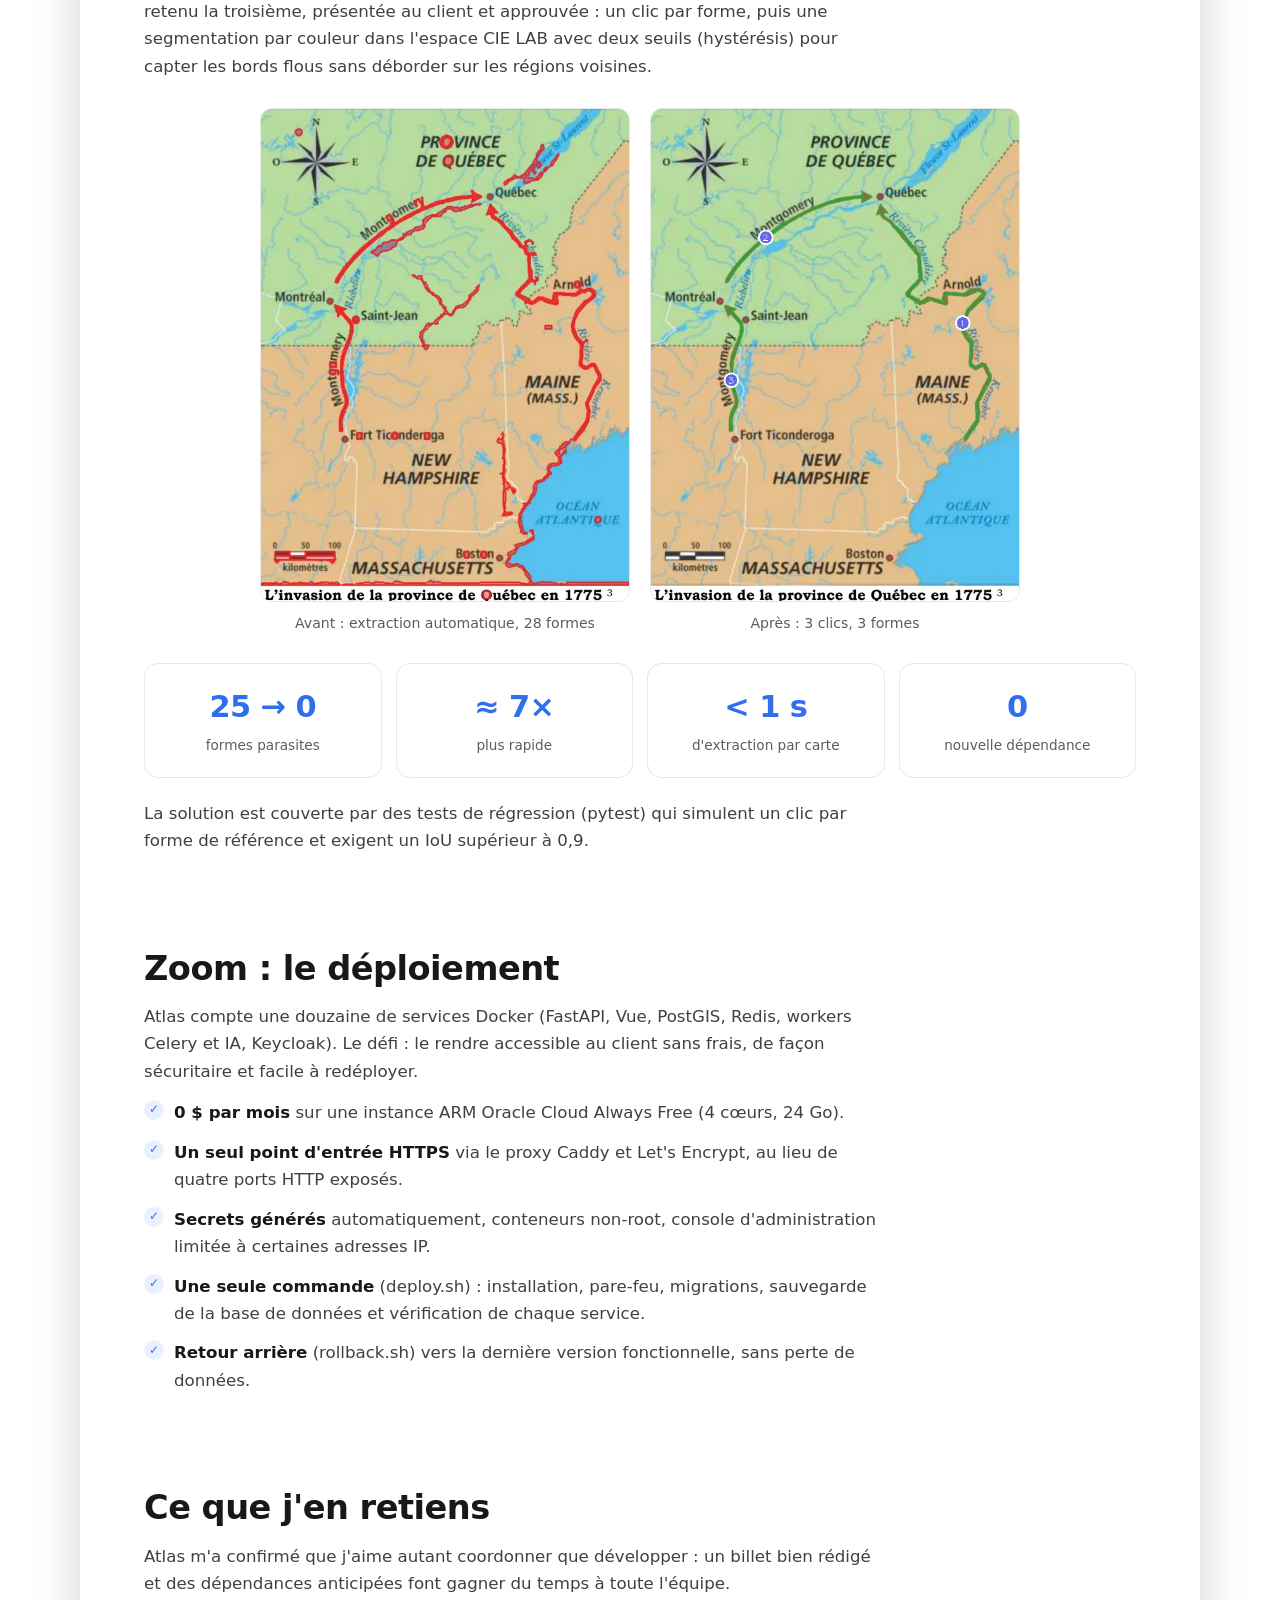
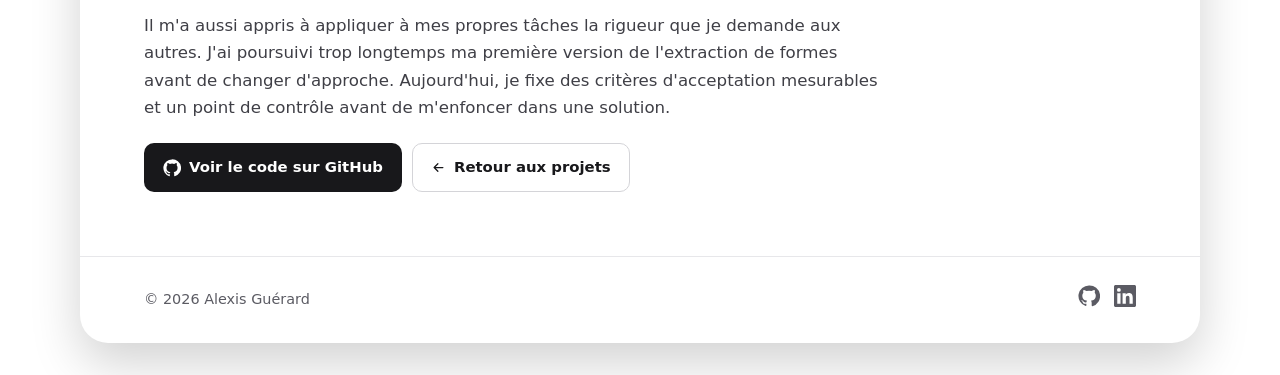
<file: projets/atlas.html>
<!doctype html>
<html lang="fr">
  <head>
    <meta charset="UTF-8" />
    <meta name="viewport" content="width=device-width, initial-scale=1.0" />
    <title data-i18n="meta.atlasTitle">Atlas — Étude de cas | Alexis Guérard</title>
    <meta name="description" content="Atlas, une plateforme web pour numériser des cartes historiques : coordination d'équipe, extraction de formes et déploiement." data-i18n-attr="content:meta.atlasDesc" />
    <meta property="og:type" content="website" />
    <meta property="og:title" content="Atlas — Étude de cas | Alexis Guérard" />
    <meta property="og:description" content="Atlas, une plateforme web pour numériser des cartes historiques : coordination d'équipe, extraction de formes et déploiement." />
    <meta property="og:url" content="https://alexleqc.github.io/projets/atlas.html" />
    <meta property="og:image" content="https://alexleqc.github.io/assets/images/photo.jpg" />
    <link rel="icon" type="image/svg+xml" href="../assets/icons/cloud.svg" />
    <link rel="stylesheet" href="../style.css?v=490c8b41" />
  </head>
  <body data-base="../">
    <div class="fixed-bg" aria-hidden="true"></div>
    <div class="page">
      <header class="site-header">
        <a class="brand" href="../index.html">Alexis Guérard</a>
        <button class="menu-toggle" type="button" aria-expanded="false" aria-controls="site-nav" data-i18n-attr="aria-label:nav.menu" aria-label="Ouvrir le menu">
          <span></span><span></span><span></span>
        </button>
        <nav class="site-nav" id="site-nav">
          <a href="../index.html#projets" data-i18n="nav.projects">Projets</a>
          <a href="../index.html#experience" data-i18n="nav.experience">Expérience</a>
          <a href="../index.html#a-propos" data-i18n="nav.about">À propos</a>
          <a href="../index.html#contact" data-i18n="nav.contact">Contact</a>
          <div class="nav-actions">
            <button class="lang-btn" id="lang-toggle" type="button" data-i18n="lang.label" data-i18n-attr="title:lang.switchTo" title="Switch to English">EN</button>
            <a class="btn btn-dark btn-sm js-cv" href="../assets/CV_AlexisGuerard_2026_FR.pdf" data-cv-fr="../assets/CV_AlexisGuerard_2026_FR.pdf" data-cv-en="../assets/CV_AlexisGuerard_2026_EN.pdf" target="_blank" rel="noopener"><svg class="icon" viewBox="0 0 24 24" aria-hidden="true"><path fill="none" stroke="currentColor" stroke-width="2" stroke-linecap="round" stroke-linejoin="round" d="M12 3v12m0 0-5-5m5 5 5-5M4 21h16"/></svg><span data-i18n="nav.cv">CV</span></a>
          </div>
        </nav>
      </header>
      <main class="case">
        <a class="back-link" href="../index.html#projets"><svg class="icon icon-sm" viewBox="0 0 24 24" aria-hidden="true"><path fill="none" stroke="currentColor" stroke-width="2" stroke-linecap="round" stroke-linejoin="round" d="M19 12H5m6 6-6-6 6-6"/></svg><span data-i18n="case.back">Retour aux projets</span></a>

        <section class="case-hero">
          <p class="eyebrow" data-i18n="case.eyebrow">Étude de cas · Projet majeur de conception</p>
          <h1>Atlas</h1>
          <p class="lead" data-i18n="case.lead">Une plateforme web libre pour numériser, comparer et partager des cartes historiques en classe.</p>
          <dl class="case-meta"><div><dt data-i18n="case.meta.role">Mon rôle</dt><dd data-i18n="case.meta.roleV">Coordonnateur, extraction de formes, déploiement</dd></div><div><dt data-i18n="case.meta.team">Équipe</dt><dd data-i18n="case.meta.teamV">8 étudiants en génie informatique</dd></div><div><dt data-i18n="case.meta.period">Période</dt><dd data-i18n="case.meta.periodV">Été 2025 à automne 2026</dd></div><div><dt data-i18n="case.meta.client">Clients</dt><dd data-i18n="case.meta.clientV">Une enseignante d'histoire et de géographie et un chargé de cours</dd></div></dl>
          <div class="case-stack">
            <h2 class="label" data-i18n="case.stack">Technologies</h2>
            <ul class="tags"><li>Vue 3</li><li>TypeScript</li><li>Leaflet</li><li>Python</li><li>FastAPI</li><li>Celery</li><li>Redis</li><li>PostGIS</li><li>OpenCV</li><li>Keycloak</li><li>Docker</li><li>Caddy</li><li>Oracle Cloud</li><li>Jira</li></ul>
          </div>
          <div class="btn-row">
            <a class="btn btn-dark" href="https://github.com/AtlasPMC68/Atlas" target="_blank" rel="noopener"><svg class="icon" viewBox="0 0 24 24" aria-hidden="true"><path fill="currentColor" d="M12 .5a11.5 11.5 0 0 0-3.64 22.41c.58.1.79-.25.79-.56v-2c-3.2.7-3.88-1.37-3.88-1.37-.52-1.33-1.28-1.69-1.28-1.69-1.05-.72.08-.7.08-.7 1.16.08 1.77 1.19 1.77 1.19 1.03 1.77 2.7 1.26 3.36.96.1-.75.4-1.26.73-1.55-2.55-.29-5.24-1.28-5.24-5.68 0-1.26.45-2.28 1.19-3.09-.12-.29-.52-1.46.11-3.05 0 0 .97-.31 3.17 1.18a11 11 0 0 1 5.77 0c2.2-1.49 3.17-1.18 3.17-1.18.63 1.59.23 2.76.11 3.05.74.81 1.19 1.83 1.19 3.09 0 4.41-2.69 5.38-5.26 5.67.41.36.78 1.06.78 2.14v3.17c0 .31.21.67.8.56A11.5 11.5 0 0 0 12 .5Z"/></svg><span data-i18n="case.cta.code">Voir le code sur GitHub</span></a>
          </div>
        </section>

        <figure class="shot">
          <img src="../assets/projects/atlas-invasion.webp" width="1600" height="884" alt="Une carte de 1775 numérisée dans Atlas (à gauche), à côté de l'originale (à droite)." data-i18n-attr="alt:case.shot1" />
          <figcaption data-i18n="case.shot1">Une carte de 1775 numérisée dans Atlas (à gauche), à côté de l'originale (à droite).</figcaption>
        </figure>

        <section class="section">
          <h2 data-i18n="case.problem.title">Le problème</h2>
          <p class="prose" data-i18n="case.problem.p">Les enseignants d'histoire et de géographie travaillent avec des cartes anciennes surchargées, souvent incomplètes, difficiles à comparer dans le temps et partagées de façon désorganisée.</p>
          <h2 data-i18n="case.solution.title">La solution</h2>
          <div class="features"><div class="feature"><h3 data-i18n="case.sol.extract.t">Extraction</h3><p data-i18n="case.sol.extract.d">Importer une carte, en extraire le texte, les couleurs et les formes, puis les repositionner sur une carte du monde standardisée.</p></div><div class="feature"><h3 data-i18n="case.sol.edit.t">Édition</h3><p data-i18n="case.sol.edit.d">Filtrer, modifier ou enrichir les éléments selon l'objectif du cours.</p></div><div class="feature"><h3 data-i18n="case.sol.time.t">Ligne du temps</h3><p data-i18n="case.sol.time.d">Associer des dates aux cartes pour voir l'évolution d'un territoire.</p></div><div class="feature"><h3 data-i18n="case.sol.lib.t">Bibliothèque</h3><p data-i18n="case.sol.lib.d">Partager et découvrir les cartes d'autres enseignants.</p></div></div>
        </section>

        <figure class="shot">
          <img src="../assets/projects/atlas-traite.webp" width="1600" height="884" loading="lazy" alt="L'évolution du territoire de 1783 à 1800, grâce à la ligne du temps." data-i18n-attr="alt:case.shot2" />
          <figcaption data-i18n="case.shot2">L'évolution du territoire de 1783 à 1800, grâce à la ligne du temps.</figcaption>
        </figure>

        <section class="section">
          <h2 data-i18n="case.role.title">Mon rôle</h2>
          <div class="roles"><div class="role-card"><span class="role-num">01</span><h3 data-i18n="case.role.mgmt.t">Coordination de l'équipe</h3><p data-i18n="case.role.mgmt.d">Carnet de produit et sprints dans Jira, découpage des tâches selon les dépendances entre la plateforme web et les modules d'extraction, suivi des échéances et tableau de bord hebdomadaire.</p></div><div class="role-card"><span class="role-num">02</span><h3 data-i18n="case.role.shapes.t">Extraction de formes</h3><p data-i18n="case.role.shapes.d">Conception et développement du module qui extrait les formes d'une carte (flèches, territoires, symboles), du sélecteur dans l'interface Vue jusqu'à la tâche Celery en Python et OpenCV.</p></div><div class="role-card"><span class="role-num">03</span><h3 data-i18n="case.role.deploy.t">Déploiement</h3><p data-i18n="case.role.deploy.d">Mise en ligne sur Oracle Cloud pour 0 $ par mois, en HTTPS, avec un script de déploiement en une commande, des sauvegardes et un retour arrière.</p></div></div>
        </section>

        <section class="section">
          <h2 data-i18n="case.shapes.title">Zoom : l'extraction de formes</h2>
          <p class="prose" data-i18n="case.shapes.p1">Notre premier pipeline était entièrement automatique, mais les cartes anciennes sont très bruitées : rivières, côtes, texte et hachures devenaient autant de formes parasites. Sur une carte de 1775 où l'on attendait 3 flèches, il en trouvait 28, et l'utilisateur devait supprimer le reste à la main.</p>
          <p class="prose" data-i18n="case.shapes.p2">J'ai comparé trois approches : raffiner le pipeline automatique, intégrer un modèle d'IA de segmentation (MobileSAM) ou laisser l'utilisateur cliquer sur les formes voulues. J'ai retenu la troisième, présentée au client et approuvée : un clic par forme, puis une segmentation par couleur dans l'espace CIE LAB avec deux seuils (hystérésis) pour capter les bords flous sans déborder sur les régions voisines.</p>
          <div class="compare">
            <figure>
              <img src="../assets/projects/atlas-avant.webp" width="598" height="799" loading="lazy" alt="Avant : extraction automatique, 28 formes" data-i18n-attr="alt:case.before" />
              <figcaption data-i18n="case.before">Avant : extraction automatique, 28 formes</figcaption>
            </figure>
            <figure>
              <img src="../assets/projects/atlas-apres.webp" width="598" height="799" loading="lazy" alt="Après : 3 clics, 3 formes" data-i18n-attr="alt:case.after" />
              <figcaption data-i18n="case.after">Après : 3 clics, 3 formes</figcaption>
            </figure>
          </div>
          <div class="metrics"><div class="metric"><span class="metric-value">25 → 0</span><span class="metric-label" data-i18n="case.m1">formes parasites</span></div><div class="metric"><span class="metric-value">≈ 7×</span><span class="metric-label" data-i18n="case.m2">plus rapide</span></div><div class="metric"><span class="metric-value">&lt; 1 s</span><span class="metric-label" data-i18n="case.m3">d'extraction par carte</span></div><div class="metric"><span class="metric-value">0</span><span class="metric-label" data-i18n="case.m4">nouvelle dépendance</span></div></div>
          <p class="prose" data-i18n="case.shapes.p3">La solution est couverte par des tests de régression (pytest) qui simulent un clic par forme de référence et exigent un IoU supérieur à 0,9.</p>
        </section>

        <section class="section">
          <h2 data-i18n="case.deploy.title">Zoom : le déploiement</h2>
          <p class="prose" data-i18n="case.deploy.p1">Atlas compte une douzaine de services Docker (FastAPI, Vue, PostGIS, Redis, workers Celery et IA, Keycloak). Le défi : le rendre accessible au client sans frais, de façon sécuritaire et facile à redéployer.</p>
          <ul class="checklist prose" data-i18n-html="case.deploy.list"><li><strong>0 $ par mois</strong> sur une instance ARM Oracle Cloud Always Free (4 cœurs, 24 Go).</li><li><strong>Un seul point d'entrée HTTPS</strong> via le proxy Caddy et Let's Encrypt, au lieu de quatre ports HTTP exposés.</li><li><strong>Secrets générés</strong> automatiquement, conteneurs non-root, console d'administration limitée à certaines adresses IP.</li><li><strong>Une seule commande</strong> (deploy.sh) : installation, pare-feu, migrations, sauvegarde de la base de données et vérification de chaque service.</li><li><strong>Retour arrière</strong> (rollback.sh) vers la dernière version fonctionnelle, sans perte de données.</li></ul>
        </section>

        <section class="section learn">
          <h2 data-i18n="case.learn.title">Ce que j'en retiens</h2>
          <p class="prose" data-i18n="case.learn.p1">Atlas m'a confirmé que j'aime autant coordonner que développer : un billet bien rédigé et des dépendances anticipées font gagner du temps à toute l'équipe.</p>
          <p class="prose" data-i18n="case.learn.p2">Il m'a aussi appris à appliquer à mes propres tâches la rigueur que je demande aux autres. J'ai poursuivi trop longtemps ma première version de l'extraction de formes avant de changer d'approche. Aujourd'hui, je fixe des critères d'acceptation mesurables et un point de contrôle avant de m'enfoncer dans une solution.</p>
          <div class="btn-row">
            <a class="btn btn-dark" href="https://github.com/AtlasPMC68/Atlas" target="_blank" rel="noopener"><svg class="icon" viewBox="0 0 24 24" aria-hidden="true"><path fill="currentColor" d="M12 .5a11.5 11.5 0 0 0-3.64 22.41c.58.1.79-.25.79-.56v-2c-3.2.7-3.88-1.37-3.88-1.37-.52-1.33-1.28-1.69-1.28-1.69-1.05-.72.08-.7.08-.7 1.16.08 1.77 1.19 1.77 1.19 1.03 1.77 2.7 1.26 3.36.96.1-.75.4-1.26.73-1.55-2.55-.29-5.24-1.28-5.24-5.68 0-1.26.45-2.28 1.19-3.09-.12-.29-.52-1.46.11-3.05 0 0 .97-.31 3.17 1.18a11 11 0 0 1 5.77 0c2.2-1.49 3.17-1.18 3.17-1.18.63 1.59.23 2.76.11 3.05.74.81 1.19 1.83 1.19 3.09 0 4.41-2.69 5.38-5.26 5.67.41.36.78 1.06.78 2.14v3.17c0 .31.21.67.8.56A11.5 11.5 0 0 0 12 .5Z"/></svg><span data-i18n="case.cta.code">Voir le code sur GitHub</span></a>
            <a class="btn btn-outline" href="../index.html#projets"><svg class="icon icon-sm" viewBox="0 0 24 24" aria-hidden="true"><path fill="none" stroke="currentColor" stroke-width="2" stroke-linecap="round" stroke-linejoin="round" d="M19 12H5m6 6-6-6 6-6"/></svg><span data-i18n="case.back">Retour aux projets</span></a>
          </div>
        </section>
      </main>
      <footer class="site-footer">
        <p data-i18n="footer.text">© 2026 Alexis Guérard</p>
        <div class="footer-links">
          <a href="https://github.com/AlexLeQc" target="_blank" rel="noopener" aria-label="GitHub"><svg class="icon" viewBox="0 0 24 24" aria-hidden="true"><path fill="currentColor" d="M12 .5a11.5 11.5 0 0 0-3.64 22.41c.58.1.79-.25.79-.56v-2c-3.2.7-3.88-1.37-3.88-1.37-.52-1.33-1.28-1.69-1.28-1.69-1.05-.72.08-.7.08-.7 1.16.08 1.77 1.19 1.77 1.19 1.03 1.77 2.7 1.26 3.36.96.1-.75.4-1.26.73-1.55-2.55-.29-5.24-1.28-5.24-5.68 0-1.26.45-2.28 1.19-3.09-.12-.29-.52-1.46.11-3.05 0 0 .97-.31 3.17 1.18a11 11 0 0 1 5.77 0c2.2-1.49 3.17-1.18 3.17-1.18.63 1.59.23 2.76.11 3.05.74.81 1.19 1.83 1.19 3.09 0 4.41-2.69 5.38-5.26 5.67.41.36.78 1.06.78 2.14v3.17c0 .31.21.67.8.56A11.5 11.5 0 0 0 12 .5Z"/></svg></a>
          <a href="https://www.linkedin.com/in/alexis-guerard-089224212/" target="_blank" rel="noopener" aria-label="LinkedIn"><svg class="icon" viewBox="0 0 24 24" aria-hidden="true"><path fill="currentColor" d="M20.45 20.45h-3.56v-5.57c0-1.33-.02-3.04-1.85-3.04-1.85 0-2.14 1.45-2.14 2.94v5.67H9.35V9h3.41v1.56h.05c.48-.9 1.64-1.85 3.37-1.85 3.6 0 4.27 2.37 4.27 5.46v6.28ZM5.34 7.43a2.06 2.06 0 1 1 0-4.13 2.06 2.06 0 0 1 0 4.13ZM7.12 20.45H3.56V9h3.56v11.45ZM22.22 0H1.77C.79 0 0 .77 0 1.73v20.54C0 23.23.79 24 1.77 24h20.45c.98 0 1.78-.77 1.78-1.73V1.73C24 .77 23.2 0 22.22 0Z"/></svg></a>
        </div>
      </footer>
    </div>
    <div id="copy-toast" class="toast" role="status" aria-live="polite" data-i18n="toast.copied">Courriel copié!</div>
    <script src="../js/i18n.js?v=490c8b41"></script>
    <script src="../js/main.js?v=490c8b41"></script>
  </body>
</html>
</file>
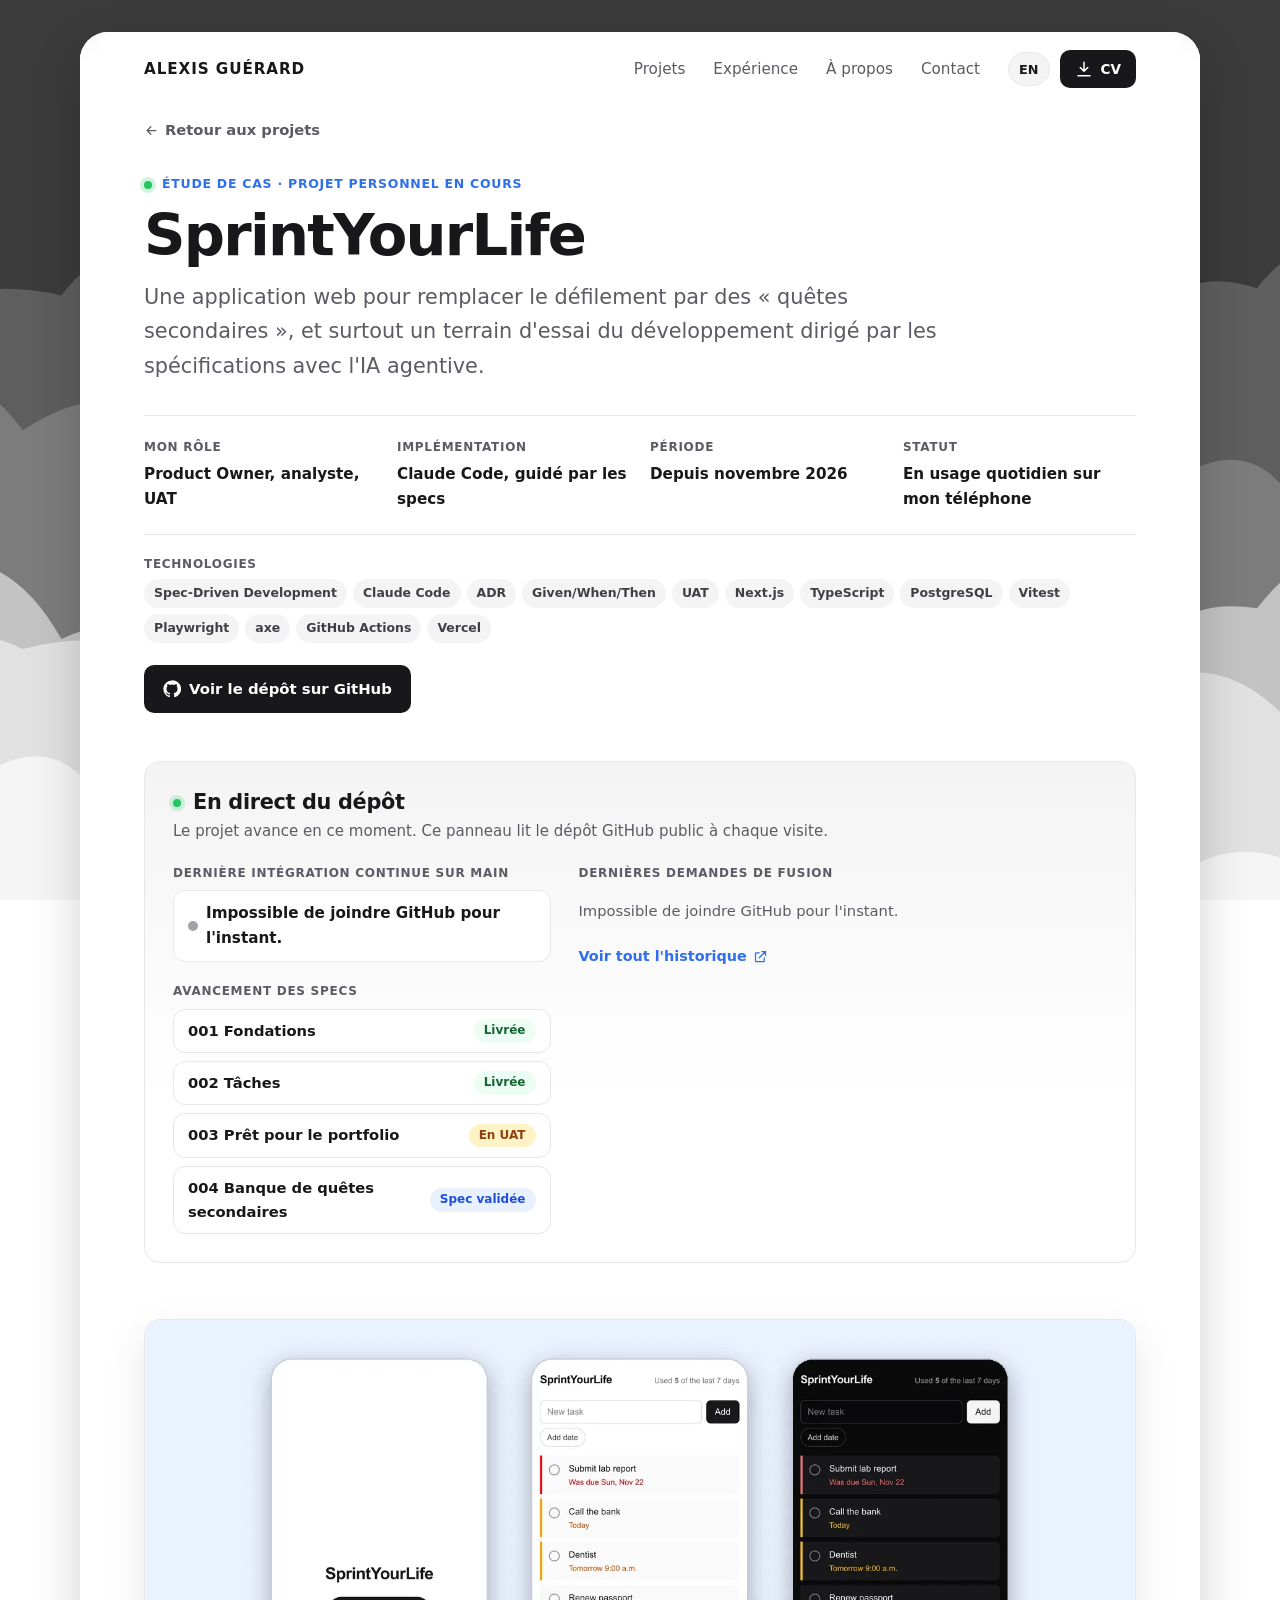
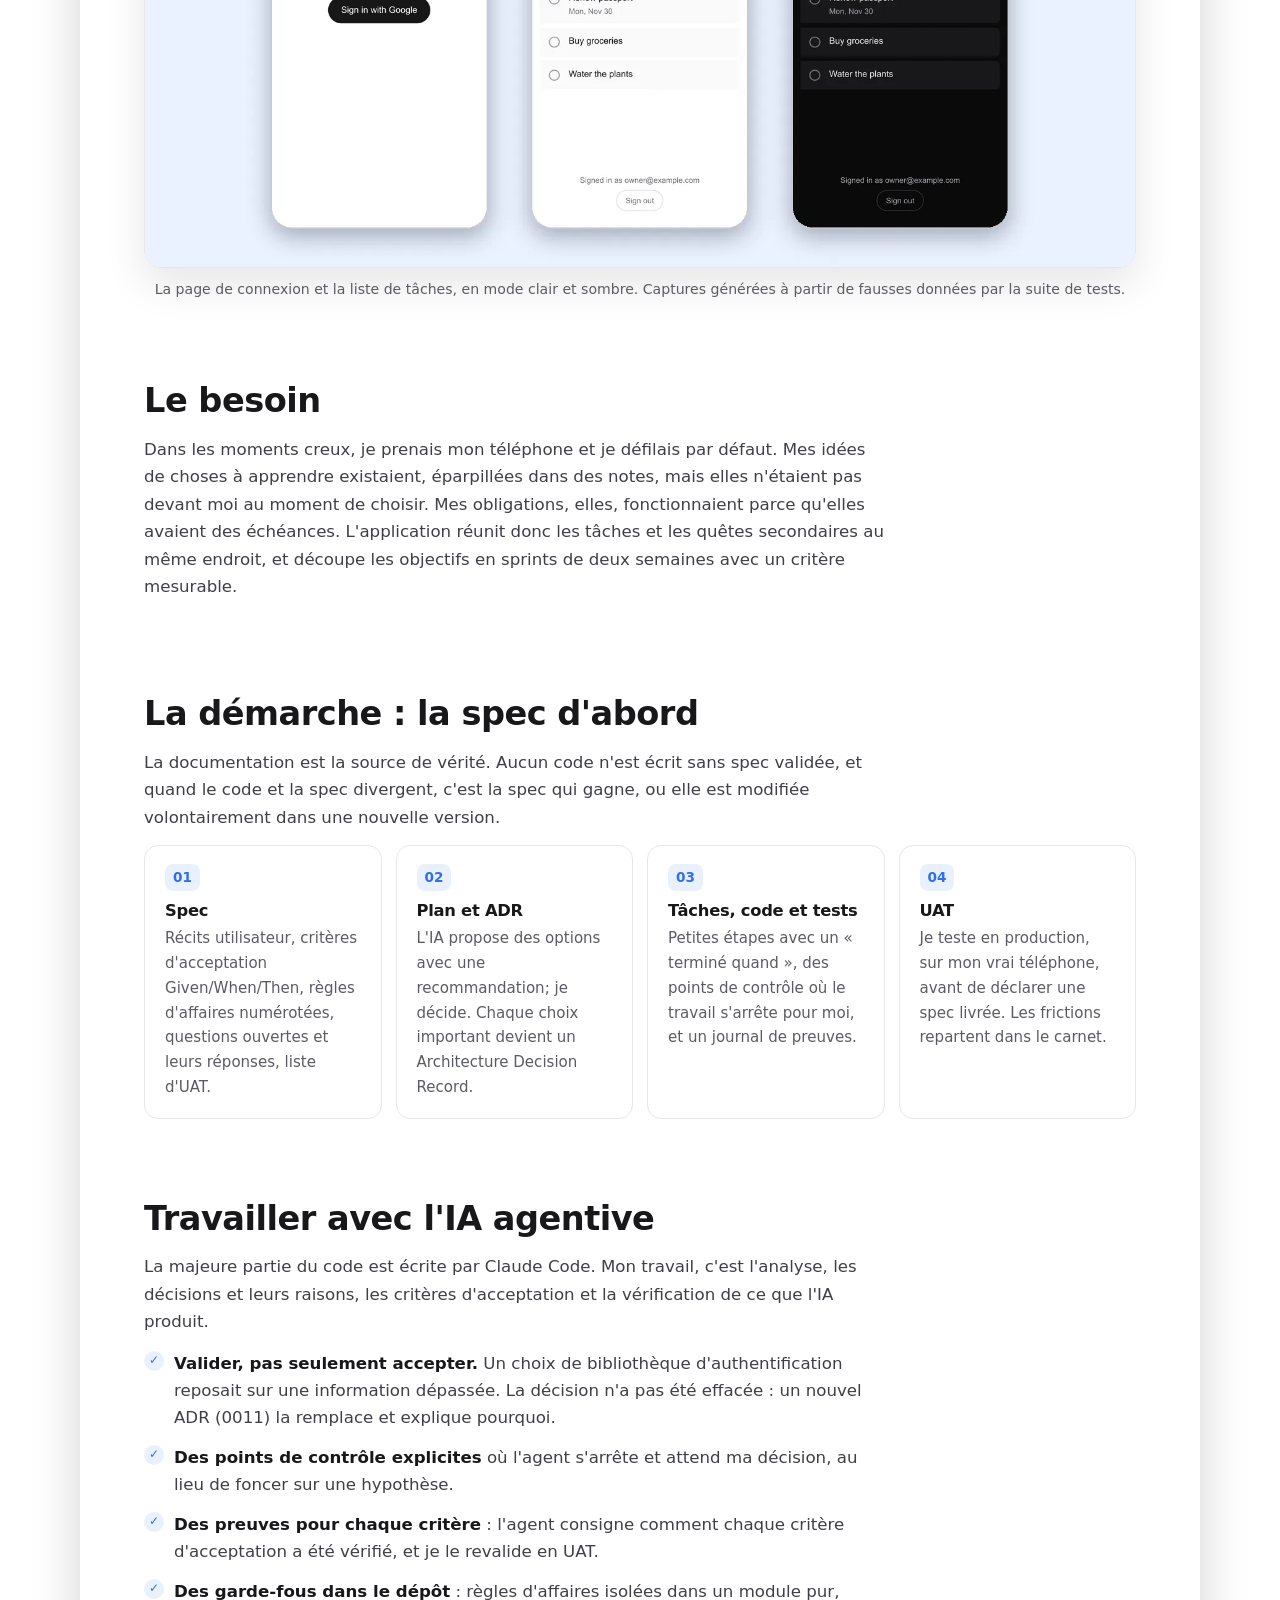
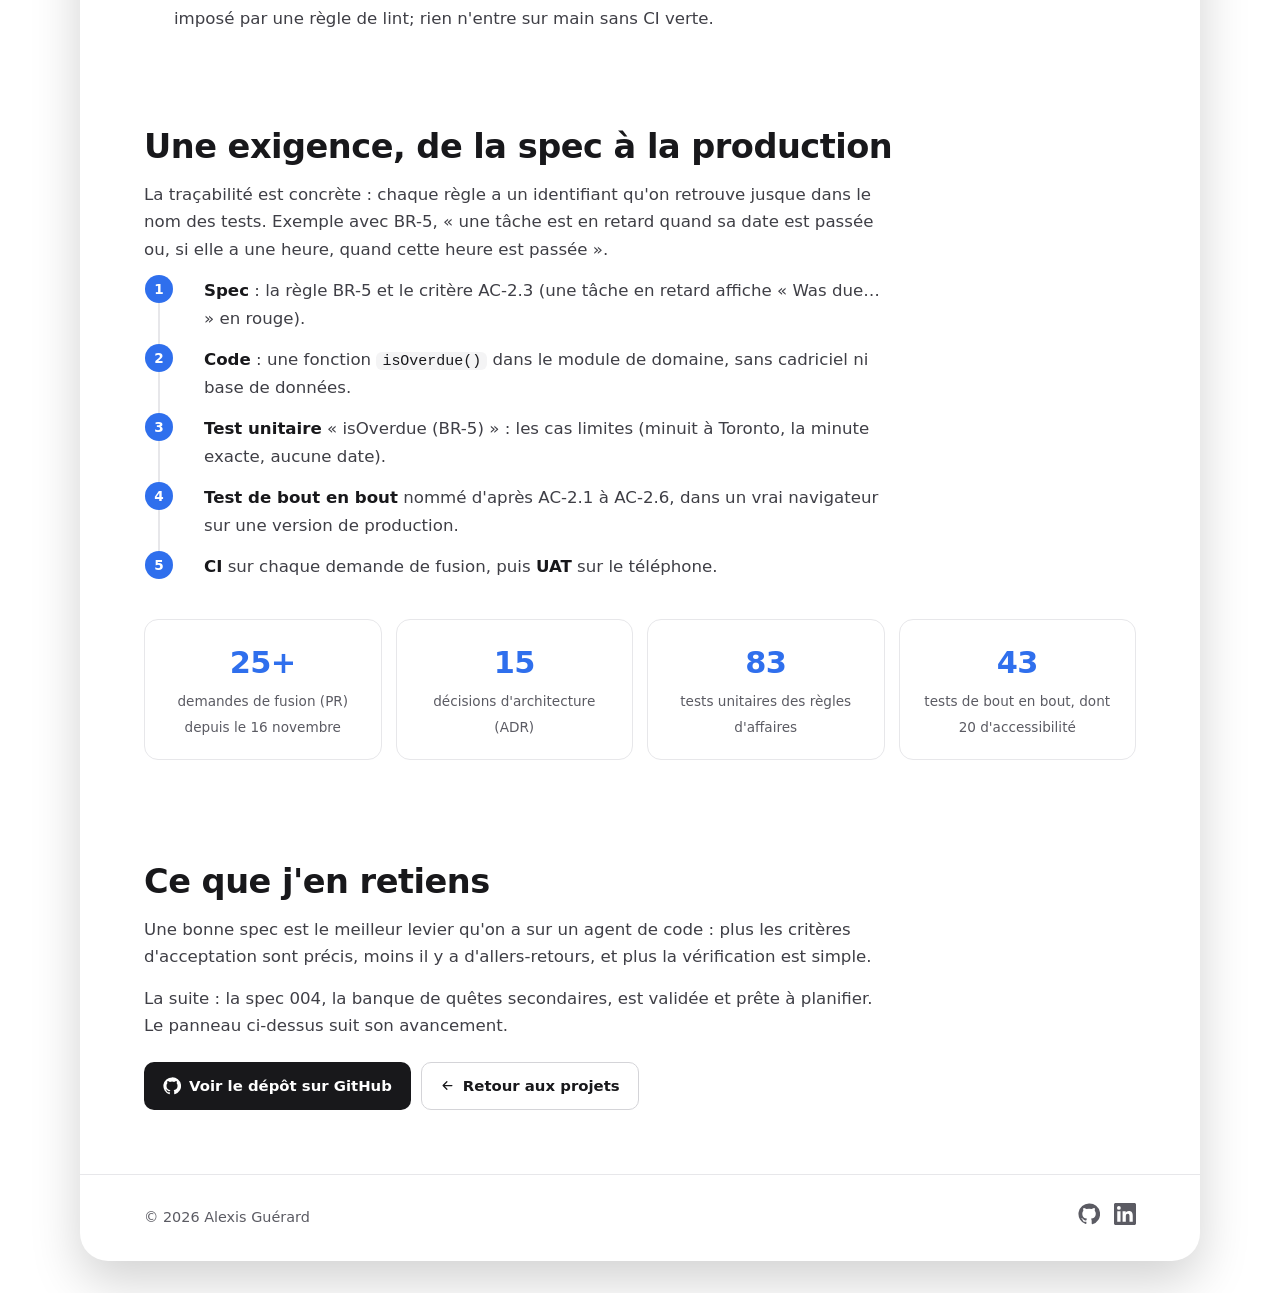
<file: projets/sprintyourlife.html>
<!doctype html>
<html lang="fr">
  <head>
    <meta charset="UTF-8" />
    <meta name="viewport" content="width=device-width, initial-scale=1.0" />
    <title data-i18n="meta.sylTitle">SprintYourLife — Étude de cas | Alexis Guérard</title>
    <meta name="description" content="SprintYourLife, une application web construite par le développement dirigé par les spécifications (SDD) avec Claude Code : specs, ADR, traçabilité et UAT." data-i18n-attr="content:meta.sylDesc" />
    <meta property="og:type" content="website" />
    <meta property="og:title" content="SprintYourLife — Étude de cas | Alexis Guérard" />
    <meta property="og:description" content="SprintYourLife, une application web construite par le développement dirigé par les spécifications (SDD) avec Claude Code : specs, ADR, traçabilité et UAT." />
    <meta property="og:url" content="https://alexleqc.github.io/projets/sprintyourlife.html" />
    <meta property="og:image" content="https://alexleqc.github.io/assets/images/photo.jpg" />
    <link rel="icon" type="image/svg+xml" href="../assets/icons/cloud.svg" />
    <link rel="stylesheet" href="../style.css?v=490c8b41" />
  </head>
  <body data-base="../">
    <div class="fixed-bg" aria-hidden="true"></div>
    <div class="page">
      <header class="site-header">
        <a class="brand" href="../index.html">Alexis Guérard</a>
        <button class="menu-toggle" type="button" aria-expanded="false" aria-controls="site-nav" data-i18n-attr="aria-label:nav.menu" aria-label="Ouvrir le menu">
          <span></span><span></span><span></span>
        </button>
        <nav class="site-nav" id="site-nav">
          <a href="../index.html#projets" data-i18n="nav.projects">Projets</a>
          <a href="../index.html#experience" data-i18n="nav.experience">Expérience</a>
          <a href="../index.html#a-propos" data-i18n="nav.about">À propos</a>
          <a href="../index.html#contact" data-i18n="nav.contact">Contact</a>
          <div class="nav-actions">
            <button class="lang-btn" id="lang-toggle" type="button" data-i18n="lang.label" data-i18n-attr="title:lang.switchTo" title="Switch to English">EN</button>
            <a class="btn btn-dark btn-sm js-cv" href="../assets/CV_AlexisGuerard_2026_FR.pdf" data-cv-fr="../assets/CV_AlexisGuerard_2026_FR.pdf" data-cv-en="../assets/CV_AlexisGuerard_2026_EN.pdf" target="_blank" rel="noopener"><svg class="icon" viewBox="0 0 24 24" aria-hidden="true"><path fill="none" stroke="currentColor" stroke-width="2" stroke-linecap="round" stroke-linejoin="round" d="M12 3v12m0 0-5-5m5 5 5-5M4 21h16"/></svg><span data-i18n="nav.cv">CV</span></a>
          </div>
        </nav>
      </header>
      <main class="case">
        <a class="back-link" href="../index.html#projets"><svg class="icon icon-sm" viewBox="0 0 24 24" aria-hidden="true"><path fill="none" stroke="currentColor" stroke-width="2" stroke-linecap="round" stroke-linejoin="round" d="M19 12H5m6 6-6-6 6-6"/></svg><span data-i18n="case.back">Retour aux projets</span></a>

        <section class="case-hero">
          <p class="eyebrow eyebrow-live"><span class="dot" aria-hidden="true"></span><span data-i18n="syl.eyebrow">Étude de cas · Projet personnel en cours</span></p>
          <h1>SprintYourLife</h1>
          <p class="lead" data-i18n="syl.lead">Une application web pour remplacer le défilement par des « quêtes secondaires », et surtout un terrain d'essai du développement dirigé par les spécifications avec l'IA agentive.</p>
          <dl class="case-meta"><div><dt data-i18n="syl.meta.role">Mon rôle</dt><dd data-i18n="syl.meta.roleV">Product Owner, analyste, UAT</dd></div><div><dt data-i18n="syl.meta.impl">Implémentation</dt><dd data-i18n="syl.meta.implV">Claude Code, guidé par les specs</dd></div><div><dt data-i18n="syl.meta.period">Période</dt><dd data-i18n="syl.meta.periodV">Depuis novembre 2026</dd></div><div><dt data-i18n="syl.meta.status">Statut</dt><dd data-i18n="syl.meta.statusV">En usage quotidien sur mon téléphone</dd></div></dl>
          <div class="case-stack">
            <h2 class="label" data-i18n="case.stack">Technologies</h2>
            <ul class="tags"><li>Spec-Driven Development</li><li>Claude Code</li><li>ADR</li><li>Given/When/Then</li><li>UAT</li><li>Next.js</li><li>TypeScript</li><li>PostgreSQL</li><li>Vitest</li><li>Playwright</li><li>axe</li><li>GitHub Actions</li><li>Vercel</li></ul>
          </div>
          <div class="btn-row">
            <a class="btn btn-dark" href="https://github.com/AlexLeQc/SprintYourLife" target="_blank" rel="noopener"><svg class="icon" viewBox="0 0 24 24" aria-hidden="true"><path fill="currentColor" d="M12 .5a11.5 11.5 0 0 0-3.64 22.41c.58.1.79-.25.79-.56v-2c-3.2.7-3.88-1.37-3.88-1.37-.52-1.33-1.28-1.69-1.28-1.69-1.05-.72.08-.7.08-.7 1.16.08 1.77 1.19 1.77 1.19 1.03 1.77 2.7 1.26 3.36.96.1-.75.4-1.26.73-1.55-2.55-.29-5.24-1.28-5.24-5.68 0-1.26.45-2.28 1.19-3.09-.12-.29-.52-1.46.11-3.05 0 0 .97-.31 3.17 1.18a11 11 0 0 1 5.77 0c2.2-1.49 3.17-1.18 3.17-1.18.63 1.59.23 2.76.11 3.05.74.81 1.19 1.83 1.19 3.09 0 4.41-2.69 5.38-5.26 5.67.41.36.78 1.06.78 2.14v3.17c0 .31.21.67.8.56A11.5 11.5 0 0 0 12 .5Z"/></svg><span data-i18n="syl.cta.code">Voir le dépôt sur GitHub</span></a>
          </div>
        </section>

        <section class="live" id="live" aria-labelledby="live-title">
          <div class="live-head">
            <h2 id="live-title"><span class="dot" aria-hidden="true"></span><span data-i18n="syl.live.title">En direct du dépôt</span></h2>
            <p data-i18n="syl.live.p">Le projet avance en ce moment. Ce panneau lit le dépôt GitHub public à chaque visite.</p>
          </div>
          <div class="live-grid">
            <div class="live-col">
              <h3 class="label" data-i18n="syl.live.ci">Dernière intégration continue sur main</h3>
              <a class="live-ci" id="live-ci" href="https://github.com/AlexLeQc/SprintYourLife/actions" target="_blank" rel="noopener"><span class="ci-dot" aria-hidden="true"></span><span class="ci-text" data-i18n="syl.live.loading">Chargement…</span><span class="ci-when"></span></a>
              <h3 class="label" data-i18n="syl.live.backlog">Avancement des specs</h3>
              <ul class="spec-list"><li><a href="https://github.com/AlexLeQc/SprintYourLife/tree/main/specs" target="_blank" rel="noopener"><span data-i18n="syl.spec.001">001 Fondations</span><span class="pill pill-delivered" data-i18n="syl.st.delivered">Livrée</span></a></li><li><a href="https://github.com/AlexLeQc/SprintYourLife/tree/main/specs" target="_blank" rel="noopener"><span data-i18n="syl.spec.002">002 Tâches</span><span class="pill pill-delivered" data-i18n="syl.st.delivered">Livrée</span></a></li><li><a href="https://github.com/AlexLeQc/SprintYourLife/tree/main/specs" target="_blank" rel="noopener"><span data-i18n="syl.spec.003">003 Prêt pour le portfolio</span><span class="pill pill-uat" data-i18n="syl.st.uat">En UAT</span></a></li><li><a href="https://github.com/AlexLeQc/SprintYourLife/tree/main/specs" target="_blank" rel="noopener"><span data-i18n="syl.spec.004">004 Banque de quêtes secondaires</span><span class="pill pill-validated" data-i18n="syl.st.validated">Spec validée</span></a></li></ul>
            </div>
            <div class="live-col">
              <h3 class="label" data-i18n="syl.live.prs">Dernières demandes de fusion</h3>
              <ol class="pr-list" id="live-prs"><li class="pr-empty" data-i18n="syl.live.loading">Chargement…</li></ol>
              <a class="live-more" href="https://github.com/AlexLeQc/SprintYourLife/pulls?q=is%3Apr+is%3Amerged" target="_blank" rel="noopener"><span data-i18n="syl.live.history">Voir tout l'historique</span><svg class="icon icon-sm" viewBox="0 0 24 24" aria-hidden="true"><path fill="none" stroke="currentColor" stroke-width="2" stroke-linecap="round" stroke-linejoin="round" d="M14 4h6v6m0-6L10 14M18 14v5a1 1 0 0 1-1 1H5a1 1 0 0 1-1-1V7a1 1 0 0 1 1-1h5"/></svg></a>
            </div>
          </div>
        </section>

        <figure class="shot">
          <img src="../assets/projects/sprintyourlife.webp" width="1600" height="884" alt="La page de connexion et la liste de tâches, en mode clair et sombre. Captures générées à partir de fausses données par la suite de tests." data-i18n-attr="alt:syl.shot1" />
          <figcaption data-i18n="syl.shot1">La page de connexion et la liste de tâches, en mode clair et sombre. Captures générées à partir de fausses données par la suite de tests.</figcaption>
        </figure>

        <section class="section">
          <h2 data-i18n="syl.problem.title">Le besoin</h2>
          <p class="prose" data-i18n="syl.problem.p">Dans les moments creux, je prenais mon téléphone et je défilais par défaut. Mes idées de choses à apprendre existaient, éparpillées dans des notes, mais elles n'étaient pas devant moi au moment de choisir. Mes obligations, elles, fonctionnaient parce qu'elles avaient des échéances. L'application réunit donc les tâches et les quêtes secondaires au même endroit, et découpe les objectifs en sprints de deux semaines avec un critère mesurable.</p>
        </section>

        <section class="section">
          <h2 data-i18n="syl.process.title">La démarche : la spec d'abord</h2>
          <p class="prose" data-i18n="syl.process.p">La documentation est la source de vérité. Aucun code n'est écrit sans spec validée, et quand le code et la spec divergent, c'est la spec qui gagne, ou elle est modifiée volontairement dans une nouvelle version.</p>
          <div class="roles roles-4"><div class="role-card"><span class="role-num">01</span><h3 data-i18n="syl.step.spec.t">Spec</h3><p data-i18n="syl.step.spec.d">Récits utilisateur, critères d'acceptation Given/When/Then, règles d'affaires numérotées, questions ouvertes et leurs réponses, liste d'UAT.</p></div><div class="role-card"><span class="role-num">02</span><h3 data-i18n="syl.step.plan.t">Plan et ADR</h3><p data-i18n="syl.step.plan.d">L'IA propose des options avec une recommandation; je décide. Chaque choix important devient un Architecture Decision Record.</p></div><div class="role-card"><span class="role-num">03</span><h3 data-i18n="syl.step.build.t">Tâches, code et tests</h3><p data-i18n="syl.step.build.d">Petites étapes avec un « terminé quand », des points de contrôle où le travail s'arrête pour moi, et un journal de preuves.</p></div><div class="role-card"><span class="role-num">04</span><h3 data-i18n="syl.step.uat.t">UAT</h3><p data-i18n="syl.step.uat.d">Je teste en production, sur mon vrai téléphone, avant de déclarer une spec livrée. Les frictions repartent dans le carnet.</p></div></div>
        </section>

        <section class="section">
          <h2 data-i18n="syl.ai.title">Travailler avec l'IA agentive</h2>
          <p class="prose" data-i18n="syl.ai.p1">La majeure partie du code est écrite par Claude Code. Mon travail, c'est l'analyse, les décisions et leurs raisons, les critères d'acceptation et la vérification de ce que l'IA produit.</p>
          <ul class="checklist prose" data-i18n-html="syl.ai.list"><li><strong>Valider, pas seulement accepter.</strong> Un choix de bibliothèque d'authentification reposait sur une information dépassée. La décision n'a pas été effacée : un nouvel ADR (0011) la remplace et explique pourquoi.</li><li><strong>Des points de contrôle explicites</strong> où l'agent s'arrête et attend ma décision, au lieu de foncer sur une hypothèse.</li><li><strong>Des preuves pour chaque critère</strong> : l'agent consigne comment chaque critère d'acceptation a été vérifié, et je le revalide en UAT.</li><li><strong>Des garde-fous dans le dépôt</strong> : règles d'affaires isolées dans un module pur, imposé par une règle de lint; rien n'entre sur main sans CI verte.</li></ul>
        </section>

        <section class="section">
          <h2 data-i18n="syl.trace.title">Une exigence, de la spec à la production</h2>
          <p class="prose" data-i18n="syl.trace.p">La traçabilité est concrète : chaque règle a un identifiant qu'on retrouve jusque dans le nom des tests. Exemple avec BR-5, « une tâche est en retard quand sa date est passée ou, si elle a une heure, quand cette heure est passée ».</p>
          <ol class="trace prose" data-i18n-html="syl.trace.list"><li><strong>Spec</strong> : la règle BR-5 et le critère AC-2.3 (une tâche en retard affiche « Was due… » en rouge).</li><li><strong>Code</strong> : une fonction <code>isOverdue()</code> dans le module de domaine, sans cadriciel ni base de données.</li><li><strong>Test unitaire</strong> « isOverdue (BR-5) » : les cas limites (minuit à Toronto, la minute exacte, aucune date).</li><li><strong>Test de bout en bout</strong> nommé d'après AC-2.1 à AC-2.6, dans un vrai navigateur sur une version de production.</li><li><strong>CI</strong> sur chaque demande de fusion, puis <strong>UAT</strong> sur le téléphone.</li></ol>
          <div class="metrics"><div class="metric"><span class="metric-value">25+</span><span class="metric-label" data-i18n="syl.m1">demandes de fusion (PR) depuis le 16 novembre</span></div><div class="metric"><span class="metric-value">15</span><span class="metric-label" data-i18n="syl.m2">décisions d'architecture (ADR)</span></div><div class="metric"><span class="metric-value">83</span><span class="metric-label" data-i18n="syl.m3">tests unitaires des règles d'affaires</span></div><div class="metric"><span class="metric-value">43</span><span class="metric-label" data-i18n="syl.m4">tests de bout en bout, dont 20 d'accessibilité</span></div></div>
        </section>

        <section class="section learn">
          <h2 data-i18n="syl.learn.title">Ce que j'en retiens</h2>
          <p class="prose" data-i18n="syl.learn.p1">Une bonne spec est le meilleur levier qu'on a sur un agent de code : plus les critères d'acceptation sont précis, moins il y a d'allers-retours, et plus la vérification est simple.</p>
          <p class="prose" data-i18n="syl.learn.p2">La suite : la spec 004, la banque de quêtes secondaires, est validée et prête à planifier. Le panneau ci-dessus suit son avancement.</p>
          <div class="btn-row">
            <a class="btn btn-dark" href="https://github.com/AlexLeQc/SprintYourLife" target="_blank" rel="noopener"><svg class="icon" viewBox="0 0 24 24" aria-hidden="true"><path fill="currentColor" d="M12 .5a11.5 11.5 0 0 0-3.64 22.41c.58.1.79-.25.79-.56v-2c-3.2.7-3.88-1.37-3.88-1.37-.52-1.33-1.28-1.69-1.28-1.69-1.05-.72.08-.7.08-.7 1.16.08 1.77 1.19 1.77 1.19 1.03 1.77 2.7 1.26 3.36.96.1-.75.4-1.26.73-1.55-2.55-.29-5.24-1.28-5.24-5.68 0-1.26.45-2.28 1.19-3.09-.12-.29-.52-1.46.11-3.05 0 0 .97-.31 3.17 1.18a11 11 0 0 1 5.77 0c2.2-1.49 3.17-1.18 3.17-1.18.63 1.59.23 2.76.11 3.05.74.81 1.19 1.83 1.19 3.09 0 4.41-2.69 5.38-5.26 5.67.41.36.78 1.06.78 2.14v3.17c0 .31.21.67.8.56A11.5 11.5 0 0 0 12 .5Z"/></svg><span data-i18n="syl.cta.code">Voir le dépôt sur GitHub</span></a>
            <a class="btn btn-outline" href="../index.html#projets"><svg class="icon icon-sm" viewBox="0 0 24 24" aria-hidden="true"><path fill="none" stroke="currentColor" stroke-width="2" stroke-linecap="round" stroke-linejoin="round" d="M19 12H5m6 6-6-6 6-6"/></svg><span data-i18n="case.back">Retour aux projets</span></a>
          </div>
        </section>
      </main>
      <footer class="site-footer">
        <p data-i18n="footer.text">© 2026 Alexis Guérard</p>
        <div class="footer-links">
          <a href="https://github.com/AlexLeQc" target="_blank" rel="noopener" aria-label="GitHub"><svg class="icon" viewBox="0 0 24 24" aria-hidden="true"><path fill="currentColor" d="M12 .5a11.5 11.5 0 0 0-3.64 22.41c.58.1.79-.25.79-.56v-2c-3.2.7-3.88-1.37-3.88-1.37-.52-1.33-1.28-1.69-1.28-1.69-1.05-.72.08-.7.08-.7 1.16.08 1.77 1.19 1.77 1.19 1.03 1.77 2.7 1.26 3.36.96.1-.75.4-1.26.73-1.55-2.55-.29-5.24-1.28-5.24-5.68 0-1.26.45-2.28 1.19-3.09-.12-.29-.52-1.46.11-3.05 0 0 .97-.31 3.17 1.18a11 11 0 0 1 5.77 0c2.2-1.49 3.17-1.18 3.17-1.18.63 1.59.23 2.76.11 3.05.74.81 1.19 1.83 1.19 3.09 0 4.41-2.69 5.38-5.26 5.67.41.36.78 1.06.78 2.14v3.17c0 .31.21.67.8.56A11.5 11.5 0 0 0 12 .5Z"/></svg></a>
          <a href="https://www.linkedin.com/in/alexis-guerard-089224212/" target="_blank" rel="noopener" aria-label="LinkedIn"><svg class="icon" viewBox="0 0 24 24" aria-hidden="true"><path fill="currentColor" d="M20.45 20.45h-3.56v-5.57c0-1.33-.02-3.04-1.85-3.04-1.85 0-2.14 1.45-2.14 2.94v5.67H9.35V9h3.41v1.56h.05c.48-.9 1.64-1.85 3.37-1.85 3.6 0 4.27 2.37 4.27 5.46v6.28ZM5.34 7.43a2.06 2.06 0 1 1 0-4.13 2.06 2.06 0 0 1 0 4.13ZM7.12 20.45H3.56V9h3.56v11.45ZM22.22 0H1.77C.79 0 0 .77 0 1.73v20.54C0 23.23.79 24 1.77 24h20.45c.98 0 1.78-.77 1.78-1.73V1.73C24 .77 23.2 0 22.22 0Z"/></svg></a>
        </div>
      </footer>
    </div>
    <div id="copy-toast" class="toast" role="status" aria-live="polite" data-i18n="toast.copied">Courriel copié!</div>
    <script src="../js/i18n.js?v=490c8b41"></script>
    <script src="../js/main.js?v=490c8b41"></script>
    <script src="../js/live.js?v=490c8b41"></script>
  </body>
</html>
</file>
<file: style.css>
:root {
  --bg-color: #535353;
  --card: #ffffff;
  --text: #18181b;
  --muted: #5b5b63;
  --line: #e7e7ea;
  --soft: #f4f4f5;
  --accent: #2f6fed;
  --accent-soft: #eaf1fe;
  --dark: #18181b;
  --radius-page: 28px;
  --radius: 16px;
  --shadow: 0 20px 50px rgba(0, 0, 0, 0.18);
  --font: system-ui, -apple-system, "Segoe UI", Roboto, Helvetica, Arial, sans-serif;
  --page-pad: clamp(20px, 5vw, 64px);
}

* {
  box-sizing: border-box;
  margin: 0;
  padding: 0;
}

html {
  scroll-padding-top: 90px;
  -webkit-text-size-adjust: 100%;
}

body {
  font-family: var(--font);
  color: var(--text);
  line-height: 1.65;
  padding: clamp(10px, 3vw, 32px);
  min-height: 100vh;
}

img {
  max-width: 100%;
  height: auto;
  display: block;
}

a {
  color: inherit;
}

/* Fond actuel conservé */
.fixed-bg {
  position: fixed;
  inset: 0;
  background-color: var(--bg-color);
  background-image: url("assets/background/Cloudy.svg");
  background-size: cover;
  background-position: center;
  z-index: -1;
}

.page {
  max-width: 1120px;
  margin: 0 auto;
  background: var(--card);
  border-radius: var(--radius-page);
  box-shadow: var(--shadow);
}

/* ---------- En-tête ---------- */
.site-header {
  position: sticky;
  top: 0;
  z-index: 50;
  display: flex;
  align-items: center;
  justify-content: space-between;
  gap: 16px;
  padding: 18px var(--page-pad);
  background: rgba(255, 255, 255, 0.9);
  backdrop-filter: saturate(160%) blur(10px);
  -webkit-backdrop-filter: saturate(160%) blur(10px);
  border-radius: var(--radius-page) var(--radius-page) 0 0;
  transition: box-shadow 0.2s ease, border-radius 0.2s ease;
}

.site-header.scrolled {
  box-shadow: 0 1px 0 var(--line), 0 8px 24px rgba(0, 0, 0, 0.06);
  border-radius: 0 0 var(--radius) var(--radius);
}

.brand {
  font-weight: 800;
  letter-spacing: 0.06em;
  text-transform: uppercase;
  text-decoration: none;
  font-size: 0.95rem;
  white-space: nowrap;
}

.site-nav {
  display: flex;
  align-items: center;
  gap: 28px;
}

.site-nav > a {
  text-decoration: none;
  font-size: 0.95rem;
  font-weight: 500;
  color: var(--muted);
  transition: color 0.15s ease;
}

.site-nav > a:hover {
  color: var(--text);
}

.nav-actions {
  display: flex;
  align-items: center;
  gap: 10px;
}

.lang-btn {
  font: inherit;
  font-size: 0.8rem;
  font-weight: 700;
  min-width: 40px;
  height: 34px;
  padding: 0 10px;
  border-radius: 999px;
  border: 1px solid var(--line);
  background: var(--soft);
  color: var(--text);
  cursor: pointer;
}

.lang-btn:hover {
  border-color: var(--text);
}

.menu-toggle {
  display: none;
  width: 42px;
  height: 42px;
  border: 1px solid var(--line);
  border-radius: 12px;
  background: #fff;
  cursor: pointer;
  flex-direction: column;
  align-items: center;
  justify-content: center;
  gap: 5px;
}

.menu-toggle span {
  display: block;
  width: 18px;
  height: 2px;
  background: var(--text);
  border-radius: 2px;
  transition: transform 0.2s ease, opacity 0.2s ease;
}

/* ---------- Boutons, étiquettes ---------- */
.btn {
  display: inline-flex;
  align-items: center;
  gap: 8px;
  padding: 11px 18px;
  border-radius: 10px;
  font: inherit;
  font-size: 0.93rem;
  font-weight: 600;
  text-decoration: none;
  cursor: pointer;
  border: 1px solid transparent;
  transition: transform 0.15s ease, background 0.15s ease, border-color 0.15s ease;
  white-space: nowrap;
}

.btn:hover {
  transform: translateY(-1px);
}

.btn-dark {
  background: var(--dark);
  color: #fff;
}

.btn-dark:hover {
  background: #000;
}

.btn-outline {
  background: #fff;
  color: var(--text);
  border-color: #d4d4d8;
}

.btn-outline:hover {
  border-color: var(--text);
}

.btn-sm {
  padding: 7px 14px;
  font-size: 0.85rem;
}

.btn-row {
  display: flex;
  flex-wrap: wrap;
  gap: 10px;
  margin-top: 22px;
}

.btn-row-center {
  justify-content: center;
}

.icon {
  width: 18px;
  height: 18px;
  flex: none;
}

.icon-sm {
  width: 15px;
  height: 15px;
}

.tags {
  list-style: none;
  display: flex;
  flex-wrap: wrap;
  gap: 6px;
  margin-top: 14px;
}

.tags li {
  font-size: 0.78rem;
  font-weight: 600;
  padding: 4px 10px;
  border-radius: 999px;
  background: var(--soft);
  color: #3f3f46;
}

.tags-sm li {
  font-size: 0.72rem;
  padding: 3px 9px;
}

.eyebrow {
  font-size: 0.78rem;
  font-weight: 700;
  letter-spacing: 0.06em;
  text-transform: uppercase;
  color: var(--accent);
  margin-bottom: 6px;
}

/* ---------- Sections ---------- */
main {
  padding: 0 var(--page-pad);
}

.section {
  padding: clamp(48px, 7vw, 80px) 0 0;
}

.section-head {
  margin-bottom: 28px;
}

h1,
h2,
h3 {
  line-height: 1.2;
  letter-spacing: -0.015em;
}

h2 {
  font-size: clamp(1.6rem, 3.2vw, 2.1rem);
  font-weight: 800;
}

.section-head p {
  color: var(--muted);
  margin-top: 4px;
}

/* ---------- Hero ---------- */
.hero {
  display: grid;
  grid-template-columns: minmax(0, 1.5fr) minmax(0, 1fr);
  gap: clamp(28px, 5vw, 64px);
  align-items: center;
  padding-top: clamp(24px, 5vw, 56px);
}

.hero h1 {
  font-size: clamp(2rem, 4.4vw, 3rem);
  font-weight: 800;
  letter-spacing: -0.025em;
  margin-bottom: 18px;
}

.hero-text p {
  color: var(--muted);
  font-size: 1.04rem;
  margin-bottom: 10px;
  max-width: 60ch;
}

.hero-text strong {
  color: var(--text);
}

.badge {
  display: inline-flex !important;
  align-items: center;
  gap: 8px;
  font-size: 0.82rem !important;
  font-weight: 600;
  color: #166534 !important;
  background: #ecfdf3;
  border: 1px solid #c6f0d6;
  padding: 5px 12px;
  border-radius: 999px;
  margin-bottom: 18px !important;
}

.dot {
  width: 8px;
  height: 8px;
  border-radius: 50%;
  background: #22c55e;
  box-shadow: 0 0 0 4px rgba(34, 197, 94, 0.2);
}

.hero-photo img {
  width: 100%;
  aspect-ratio: 4 / 5;
  object-fit: cover;
  object-position: center 30%;
  border-radius: 20px;
  box-shadow: 0 24px 48px rgba(0, 0, 0, 0.18);
}

/* ---------- Projets ---------- */
.card {
  border: 1px solid var(--line);
  border-radius: var(--radius);
  overflow: hidden;
  background: #fff;
  display: flex;
  flex-direction: column;
  transition: box-shadow 0.2s ease, transform 0.2s ease;
}

.card:hover {
  box-shadow: 0 16px 40px rgba(0, 0, 0, 0.08);
}

.card-body {
  padding: 22px 24px 24px;
  display: flex;
  flex-direction: column;
  flex: 1;
}

.card-body h3 {
  font-size: 1.35rem;
  font-weight: 800;
  margin-bottom: 8px;
}

.card-body > p {
  color: var(--muted);
  margin-bottom: 8px;
}

.card-body > p strong {
  color: var(--text);
}

.card-body .btn-row {
  margin-top: auto;
  padding-top: 18px;
}

.card-media {
  display: block;
  background: var(--soft);
  border-bottom: 1px solid var(--line);
  overflow: hidden;
}

.card-media img {
  width: 100%;
  height: 100%;
  object-fit: cover;
  transition: transform 0.4s ease;
}

.card:hover .card-media img {
  transform: scale(1.02);
}

.card-feature {
  display: grid;
  grid-template-columns: minmax(0, 1.25fr) minmax(0, 1fr);
  margin-bottom: 20px;
}

.card-feature .card-media {
  border-bottom: 0;
  border-right: 1px solid var(--line);
  min-height: 320px;
}

.card-feature .card-media img {
  object-position: left top;
}

.card-grid {
  display: grid;
  grid-template-columns: repeat(2, minmax(0, 1fr));
  gap: 20px;
}

.card-grid .card-media {
  aspect-ratio: 16 / 9;
}

.subhead {
  font-size: 1.05rem;
  font-weight: 700;
  margin: 36px 0 12px;
}

.mini-list {
  list-style: none;
  display: grid;
  grid-template-columns: repeat(2, minmax(0, 1fr));
  gap: 12px;
}

.mini-list a {
  display: flex;
  flex-direction: column;
  gap: 2px;
  padding: 14px 18px;
  border: 1px solid var(--line);
  border-radius: 12px;
  text-decoration: none;
  transition: border-color 0.15s ease;
}

.mini-list a:hover {
  border-color: var(--text);
}

.mini-title {
  font-weight: 700;
  display: inline-flex;
  align-items: center;
  gap: 6px;
}

.mini-desc {
  color: var(--muted);
  font-size: 0.92rem;
}

/* ---------- Expérience ---------- */
.timeline {
  list-style: none;
  position: relative;
  padding-left: 28px;
}

.timeline::before {
  content: "";
  position: absolute;
  left: 6px;
  top: 8px;
  bottom: 8px;
  width: 2px;
  background: var(--line);
}

.exp-item {
  position: relative;
  padding-bottom: 32px;
}

.exp-item:last-child {
  padding-bottom: 0;
}

.exp-item::before {
  content: "";
  position: absolute;
  left: -28px;
  top: 7px;
  width: 14px;
  height: 14px;
  border-radius: 50%;
  background: #fff;
  border: 3px solid var(--accent);
}

.exp-head {
  display: flex;
  justify-content: space-between;
  align-items: baseline;
  flex-wrap: wrap;
  gap: 4px 16px;
}

.exp-head h3 {
  font-size: 1.12rem;
  font-weight: 700;
}

.exp-date {
  font-size: 0.88rem;
  color: var(--muted);
  font-weight: 500;
}

.exp-company {
  color: var(--accent);
  font-weight: 600;
  font-size: 0.95rem;
  margin: 2px 0 8px;
}

.exp-desc {
  padding-left: 18px;
  color: var(--muted);
}

.exp-desc li {
  margin-bottom: 4px;
}

/* ---------- À propos ---------- */
.about-grid {
  display: grid;
  grid-template-columns: minmax(0, 1.2fr) minmax(0, 1fr);
  gap: clamp(24px, 5vw, 56px);
}

.about-text p {
  color: var(--muted);
  margin-bottom: 14px;
  font-size: 1.02rem;
}

.about-text strong {
  color: var(--text);
}

.skills {
  display: grid;
  gap: 18px;
}

.skills h3 {
  font-size: 0.8rem;
  text-transform: uppercase;
  letter-spacing: 0.06em;
  color: var(--muted);
}

.skills .tags {
  margin-top: 8px;
}

/* ---------- Contact ---------- */
.contact {
  text-align: center;
  margin-top: clamp(48px, 7vw, 80px);
  padding: clamp(36px, 6vw, 56px) 24px;
  background: var(--soft);
  border-radius: 20px;
}

.contact > p {
  color: var(--muted);
  margin: 8px auto 0;
  max-width: 48ch;
}

.contact-email {
  display: flex;
  flex-wrap: wrap;
  align-items: center;
  justify-content: center;
  gap: 10px 14px;
  margin-top: 20px;
}

.email-link {
  font-weight: 700;
  font-size: clamp(1rem, 2.6vw, 1.25rem);
  text-decoration: none;
  word-break: break-all;
}

.email-link:hover {
  color: var(--accent);
}

/* ---------- Pied de page ---------- */
.site-footer {
  display: flex;
  justify-content: space-between;
  align-items: center;
  gap: 12px;
  padding: 28px var(--page-pad);
  margin-top: clamp(40px, 6vw, 64px);
  border-top: 1px solid var(--line);
  color: var(--muted);
  font-size: 0.9rem;
}

.footer-links {
  display: flex;
  gap: 14px;
}

.footer-links a {
  color: var(--muted);
}

.footer-links a:hover {
  color: var(--text);
}

.footer-links .icon {
  width: 22px;
  height: 22px;
}

.toast {
  position: fixed;
  left: 50%;
  bottom: 28px;
  transform: translate(-50%, 20px);
  background: var(--dark);
  color: #fff;
  padding: 10px 18px;
  border-radius: 999px;
  font-size: 0.9rem;
  font-weight: 600;
  opacity: 0;
  pointer-events: none;
  transition: opacity 0.25s ease, transform 0.25s ease;
  z-index: 100;
}

.toast.show {
  opacity: 1;
  transform: translate(-50%, 0);
}

/* ---------- Étude de cas ---------- */
.back-link {
  display: inline-flex;
  align-items: center;
  gap: 6px;
  margin-top: 12px;
  font-size: 0.92rem;
  font-weight: 600;
  color: var(--muted);
  text-decoration: none;
}

.back-link:hover {
  color: var(--text);
}

.case-hero {
  padding-top: 28px;
}

.case-hero h1 {
  font-size: clamp(2.4rem, 6vw, 3.6rem);
  font-weight: 800;
  letter-spacing: -0.03em;
}

.lead {
  font-size: clamp(1.08rem, 2.2vw, 1.3rem);
  color: var(--muted);
  max-width: 60ch;
  margin-top: 10px;
}

.case-meta {
  display: grid;
  grid-template-columns: repeat(4, minmax(0, 1fr));
  gap: 20px;
  margin-top: 32px;
  padding: 22px 0;
  border-top: 1px solid var(--line);
  border-bottom: 1px solid var(--line);
}

.case-meta dt,
.label {
  font-size: 0.75rem;
  font-weight: 700;
  text-transform: uppercase;
  letter-spacing: 0.06em;
  color: var(--muted);
}

.case-meta dd {
  font-weight: 600;
  margin-top: 4px;
  font-size: 0.95rem;
}

.case-stack {
  margin-top: 22px;
}

.case-stack .tags {
  margin-top: 8px;
}

.shot {
  margin-top: clamp(36px, 6vw, 56px);
}

.shot img {
  border-radius: var(--radius);
  border: 1px solid var(--line);
  box-shadow: 0 16px 40px rgba(0, 0, 0, 0.1);
}

figcaption {
  font-size: 0.88rem;
  color: var(--muted);
  margin-top: 10px;
  text-align: center;
}

.case .section h2 {
  margin-bottom: 14px;
}

.case .section h2 + .prose,
.prose + h2 {
  margin-top: 0;
}

.prose {
  color: #3f3f46;
  font-size: 1.04rem;
  max-width: 70ch;
  margin-bottom: 14px;
}

.prose + h2 {
  margin-top: 40px !important;
}

.features {
  display: grid;
  grid-template-columns: repeat(4, minmax(0, 1fr));
  gap: 14px;
}

.feature,
.role-card {
  background: var(--soft);
  border-radius: 14px;
  padding: 18px 20px;
}

.feature h3,
.role-card h3 {
  font-size: 1.02rem;
  font-weight: 700;
  margin-bottom: 6px;
}

.feature p,
.role-card p {
  color: var(--muted);
  font-size: 0.94rem;
}

.roles {
  display: grid;
  grid-template-columns: repeat(3, minmax(0, 1fr));
  gap: 14px;
}

.role-card {
  background: #fff;
  border: 1px solid var(--line);
}

.role-num {
  display: inline-block;
  font-weight: 800;
  color: var(--accent);
  background: var(--accent-soft);
  border-radius: 8px;
  padding: 2px 8px;
  font-size: 0.85rem;
  margin-bottom: 10px;
}

.compare {
  display: grid;
  grid-template-columns: repeat(2, minmax(0, 1fr));
  gap: 20px;
  max-width: 760px;
  margin: 28px auto;
}

.compare img {
  border-radius: 12px;
  border: 1px solid var(--line);
}

.metrics {
  display: grid;
  grid-template-columns: repeat(4, minmax(0, 1fr));
  gap: 14px;
  margin: 8px 0 22px;
}

.metric {
  border: 1px solid var(--line);
  border-radius: 14px;
  padding: 18px;
  text-align: center;
}

.metric-value {
  display: block;
  font-size: clamp(1.5rem, 3vw, 1.9rem);
  font-weight: 800;
  color: var(--accent);
  letter-spacing: -0.02em;
}

.metric-label {
  font-size: 0.85rem;
  color: var(--muted);
}

.checklist {
  list-style: none;
}

.checklist li {
  position: relative;
  padding-left: 30px;
  margin-bottom: 12px;
}

.checklist li::before {
  content: "✓";
  position: absolute;
  left: 0;
  top: 1px;
  width: 20px;
  height: 20px;
  border-radius: 50%;
  background: var(--accent-soft);
  color: var(--accent);
  font-size: 0.75rem;
  font-weight: 800;
  display: grid;
  place-items: center;
}

.checklist strong {
  color: var(--text);
}

/* ---------- SprintYourLife ---------- */
.card-media-center img,
.card-feature .card-media-center img {
  object-position: center;
}

.eyebrow-live {
  display: flex;
  align-items: center;
  gap: 10px;
}

.eyebrow-live .dot,
.live-head h2 .dot {
  flex: none;
  animation: pulse 2s ease-in-out infinite;
}

@keyframes pulse {
  50% {
    box-shadow: 0 0 0 7px rgba(34, 197, 94, 0.08);
  }
}

.roles-4 {
  grid-template-columns: repeat(4, minmax(0, 1fr));
}

.live {
  margin-top: clamp(32px, 5vw, 48px);
  border: 1px solid var(--line);
  border-radius: var(--radius);
  padding: clamp(20px, 3vw, 28px);
  background: linear-gradient(180deg, var(--soft), #fff 70%);
}

.live-head h2 {
  display: flex;
  align-items: center;
  gap: 12px;
  font-size: 1.3rem;
  font-weight: 800;
}

.live-head p {
  color: var(--muted);
  font-size: 0.94rem;
  margin-top: 4px;
}

.live-grid {
  display: grid;
  grid-template-columns: minmax(0, 1fr) minmax(0, 1.4fr);
  gap: 28px;
  margin-top: 22px;
}

.live-col,
.pr-list li {
  min-width: 0;
}

.live a {
  text-decoration: none;
  color: inherit;
}

.live-col .label {
  margin-bottom: 10px;
}

.live-col .label ~ .label {
  margin-top: 22px;
}

.live-ci {
  display: flex;
  align-items: center;
  gap: 8px;
  padding: 10px 14px;
  border: 1px solid var(--line);
  border-radius: 12px;
  background: #fff;
  font-weight: 600;
  font-size: 0.95rem;
}

.live-ci:hover,
.spec-list a:hover,
.pr-list a:hover {
  border-color: var(--text);
}

.ci-dot {
  width: 10px;
  height: 10px;
  border-radius: 50%;
  background: #a1a1aa;
  flex: none;
}

.live-ci.ok .ci-dot { background: #22c55e; }
.live-ci.fail .ci-dot { background: #dc2626; }
.live-ci.running .ci-dot { background: #f59e0b; }

.ci-when {
  color: var(--muted);
  font-weight: 400;
}

.spec-list,
.pr-list {
  list-style: none;
  display: grid;
  gap: 8px;
}

.spec-list a,
.pr-list a {
  display: flex;
  align-items: center;
  gap: 10px;
  padding: 9px 14px;
  border: 1px solid var(--line);
  border-radius: 12px;
  background: #fff;
  font-size: 0.92rem;
  transition: border-color 0.2s ease;
}

.spec-list a > span:first-child {
  flex: 1;
  font-weight: 600;
}

.pill {
  font-size: 0.75rem;
  font-weight: 700;
  padding: 2px 10px;
  border-radius: 999px;
  white-space: nowrap;
}

.pill-delivered { background: #ecfdf3; color: #166534; }
.pill-uat { background: #fef3c7; color: #92400e; }
.pill-validated { background: var(--accent-soft); color: #1d4ed8; }

.pr-num {
  font-weight: 700;
  color: var(--accent);
  flex: none;
}

.pr-title {
  flex: 1;
  min-width: 0;
  overflow: hidden;
  text-overflow: ellipsis;
  white-space: nowrap;
}

.pr-when {
  color: var(--muted);
  font-size: 0.82rem;
  white-space: nowrap;
  flex: none;
}

.pr-empty {
  color: var(--muted);
  font-size: 0.92rem;
  padding: 9px 0;
}

.live .live-more {
  display: inline-flex;
  align-items: center;
  gap: 6px;
  margin-top: 12px;
  font-size: 0.9rem;
  font-weight: 600;
  color: var(--accent);
}

.trace {
  counter-reset: trace;
  list-style: none;
  margin: 8px 0 24px;
}

.trace li {
  counter-increment: trace;
  position: relative;
  padding: 0 0 14px 44px;
  border-left: 2px solid var(--line);
  margin-left: 14px;
}

.trace li:last-child {
  border-left-color: transparent;
}

.trace li::before {
  content: counter(trace);
  position: absolute;
  left: -15px;
  top: -2px;
  width: 28px;
  height: 28px;
  border-radius: 50%;
  background: var(--accent);
  color: #fff;
  font-size: 0.85rem;
  font-weight: 800;
  display: grid;
  place-items: center;
}

.trace strong,
.prose code {
  color: var(--text);
}

.prose code {
  font-size: 0.9em;
  background: var(--soft);
  padding: 1px 6px;
  border-radius: 6px;
}

@media (max-width: 900px) {
  .roles-4 {
    grid-template-columns: repeat(2, minmax(0, 1fr));
  }

  .live-grid {
    grid-template-columns: 1fr;
  }
}

@media (max-width: 520px) {
  .roles-4 {
    grid-template-columns: 1fr;
  }
}

/* ---------- Animation ---------- */
.reveal {
  opacity: 0;
  transform: translateY(16px);
  transition: opacity 0.6s ease, transform 0.6s ease;
}

.reveal.visible {
  opacity: 1;
  transform: none;
}

:focus-visible {
  outline: 3px solid var(--accent);
  outline-offset: 2px;
  border-radius: 6px;
}

/* ---------- Tablette ---------- */
@media (max-width: 900px) {
  .card-feature {
    grid-template-columns: 1fr;
  }

  .card-feature .card-media {
    border-right: 0;
    border-bottom: 1px solid var(--line);
    min-height: 0;
    aspect-ratio: 16 / 9;
  }

  .features {
    grid-template-columns: repeat(2, minmax(0, 1fr));
  }

  .roles {
    grid-template-columns: 1fr;
  }

  .case-meta,
  .metrics {
    grid-template-columns: repeat(2, minmax(0, 1fr));
  }
}

/* ---------- Mobile : menu hamburger ---------- */
@media (max-width: 820px) {
  .menu-toggle {
    display: flex;
  }

  .site-nav {
    position: absolute;
    top: 100%;
    left: 12px;
    right: 12px;
    flex-direction: column;
    align-items: stretch;
    gap: 0;
    padding: 8px;
    background: #fff;
    border: 1px solid var(--line);
    border-radius: 16px;
    box-shadow: 0 16px 40px rgba(0, 0, 0, 0.12);
    opacity: 0;
    visibility: hidden;
    transform: translateY(-6px);
    transition: opacity 0.18s ease, transform 0.18s ease, visibility 0.18s;
  }

  .site-header.open .site-nav {
    opacity: 1;
    visibility: visible;
    transform: none;
  }

  .site-nav > a {
    padding: 12px 14px;
    border-radius: 10px;
    font-size: 1rem;
    color: var(--text);
  }

  .site-nav > a:hover {
    background: var(--soft);
  }

  .nav-actions {
    justify-content: space-between;
    padding: 10px 6px 4px;
    margin-top: 6px;
    border-top: 1px solid var(--line);
  }

  .site-header.open .menu-toggle span:nth-child(1) {
    transform: translateY(7px) rotate(45deg);
  }

  .site-header.open .menu-toggle span:nth-child(2) {
    opacity: 0;
  }

  .site-header.open .menu-toggle span:nth-child(3) {
    transform: translateY(-7px) rotate(-45deg);
  }

  .hero {
    grid-template-columns: 1fr;
  }

  .hero-photo {
    order: -1;
  }

  .hero-photo img {
    width: 140px;
    aspect-ratio: 1;
    border-radius: 50%;
    box-shadow: 0 12px 28px rgba(0, 0, 0, 0.18);
  }

  .about-grid,
  .card-grid,
  .mini-list {
    grid-template-columns: 1fr;
  }
}

@media (max-width: 520px) {
  :root {
    --radius-page: 20px;
  }

  /* Cartes plus compactes sur téléphone */
  .card-body {
    padding: 16px 18px 18px;
  }

  .card-body h3 {
    font-size: 1.15rem;
    margin-bottom: 6px;
  }

  .card-body > p {
    font-size: 0.93rem;
    line-height: 1.55;
    margin-bottom: 6px;
  }

  .card .tags {
    margin-top: 8px;
  }

  .card .tags li:nth-child(n + 6) {
    display: none;
  }

  .card-body .btn-row {
    padding-top: 14px;
  }

  .card-body .btn-row .btn {
    padding: 9px 14px;
    font-size: 0.88rem;
  }

  .card-grid {
    gap: 14px;
  }

  .card-feature {
    margin-bottom: 14px;
  }

  .eyebrow {
    font-size: 0.72rem;
  }

  .hero-text p,
  .about-text p,
  .prose {
    font-size: 0.97rem;
  }

  .exp-desc {
    font-size: 0.93rem;
  }

  /* Étude de cas */
  .features {
    grid-template-columns: 1fr;
    gap: 10px;
  }

  .feature,
  .role-card {
    padding: 14px 16px;
  }

  .case-meta {
    gap: 14px;
  }

  .case-meta dd {
    font-size: 0.9rem;
  }

  .metric {
    padding: 14px 10px;
  }

  body {
    padding: 8px;
  }

  .site-header {
    padding-top: 14px;
    padding-bottom: 14px;
  }

  .btn-row .btn {
    flex: 1 1 auto;
    justify-content: center;
  }

  .compare {
    gap: 10px;
  }

  .site-footer {
    flex-direction: column-reverse;
  }
}

@media (prefers-reduced-motion: reduce) {
  html {
    scroll-behavior: auto;
  }

  * {
    transition: none !important;
  }
}
</file>
